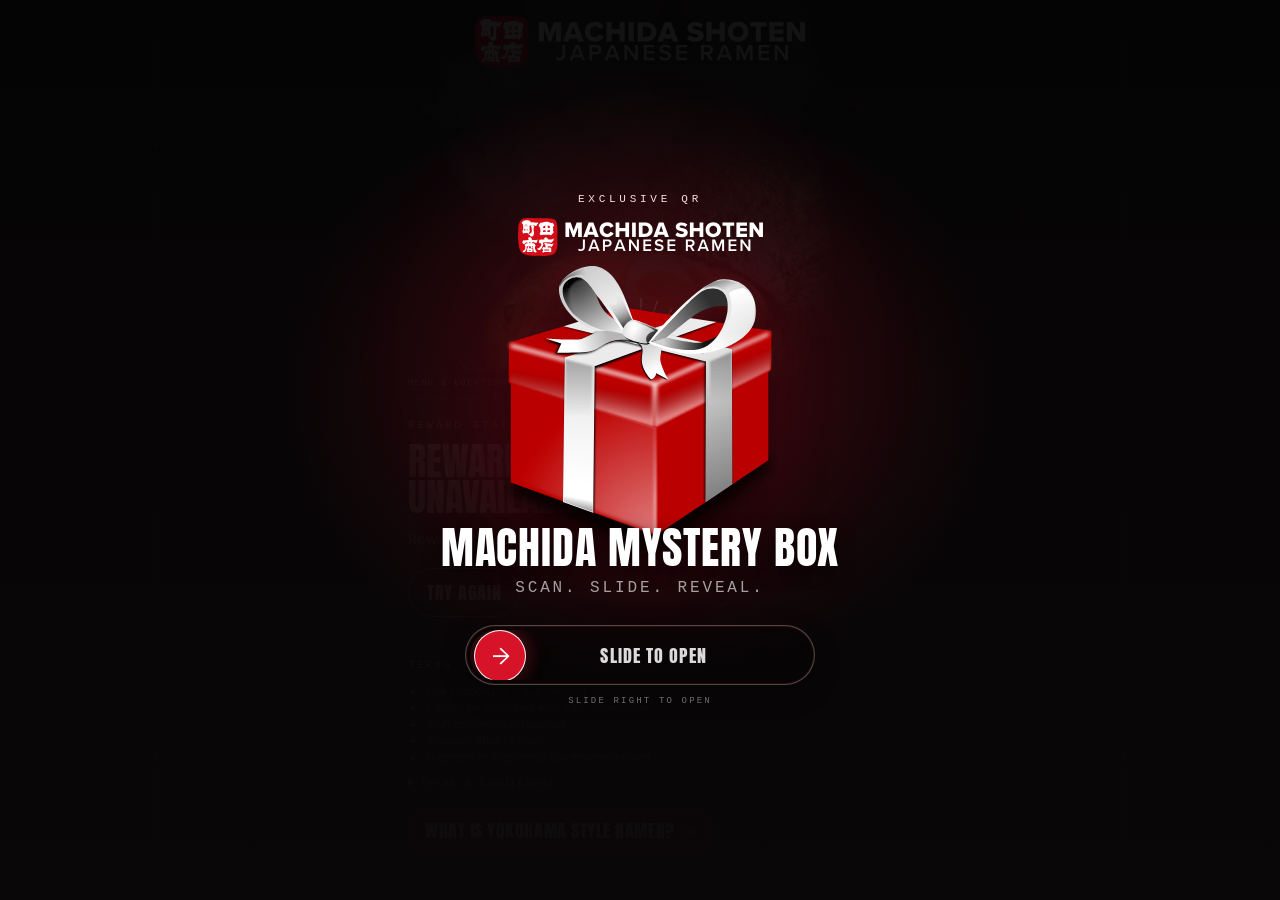
<file: index.html>
<!DOCTYPE html>
<html lang="en">
<head>
<meta charset="utf-8">
<meta name="viewport" content="width=device-width, initial-scale=1, viewport-fit=cover">
<title>Machida Shoten Cambodia — Free Angkor Draft</title>
<meta name="description" content="Show this screen at Machida Shoten Cambodia and get one free glass of Angkor Draft.">
<link rel="icon" href="data:image/svg+xml,%3Csvg xmlns='http://www.w3.org/2000/svg' viewBox='0 0 32 32'%3E%3Crect width='32' height='32' rx='6' fill='%23d7132a'/%3E%3Crect x='6' y='6' width='20' height='20' rx='2' fill='none' stroke='%23fff' stroke-width='2'/%3E%3C/svg%3E">
<meta name="theme-color" content="#0a0708">
<link rel="preconnect" href="https://fonts.googleapis.com">
<link rel="preconnect" href="https://fonts.gstatic.com" crossorigin>
<link href="https://fonts.googleapis.com/css2?family=Anton&family=DM+Sans:opsz,wght@9..40,400;9..40,500;9..40,700&display=swap" rel="stylesheet">
<link rel="preload" as="image" href="assets/img/hero-bowl.webp" imagesrcset="assets/img/hero-bowl-sm.webp 620w, assets/img/hero-bowl.webp 1100w" imagesizes="100vw">
<link rel="stylesheet" href="assets/css/base.css?v=3">
<link rel="stylesheet" href="assets/css/page1.css?v=3">
<link rel="stylesheet" href="assets/css/mystery-box.css?v=4">
<link rel="stylesheet" href="assets/css/coupon.css?v=2">
</head>
<body class="p1"
      data-coupon-api-url="https://qzlaqnteaxzkgqfhcxtu.supabase.co/functions/v1/coupon-api"
      data-coupon-api-key="eyJhbGciOiJIUzI1NiIsInR5cCI6IkpXVCJ9.eyJpc3MiOiJzdXBhYmFzZSIsInJlZiI6InF6bGFxbnRlYXh6a2dxZmhjeHR1Iiwicm9sZSI6ImFub24iLCJpYXQiOjE3ODgxNDI4ODUsImV4cCI6MjEwMzcxODg4NX0.4YMKz3jORgTVmLxztl_Z7o8GIywq-eQB0oCTsgtGrdw">

<div class="stage">

  <div class="bg" aria-hidden="true">
    <div class="bg__glow"></div>
    <img class="bg__bowl" src="assets/img/hero-bowl.webp"
         srcset="assets/img/hero-bowl-sm.webp 620w, assets/img/hero-bowl.webp 1100w"
         sizes="100vw" width="1100" height="1261" alt="" fetchpriority="high" decoding="async">
    <div class="bg__scrim"></div>
    <div class="bg__grain"></div>
    <div class="embers">
      <i style="--x:12%;--d:0s;--t:9s;--s:.7"></i><i style="--x:26%;--d:1.4s;--t:11s;--s:1"></i>
      <i style="--x:41%;--d:3.1s;--t:8.5s;--s:.6"></i><i style="--x:58%;--d:.7s;--t:10.5s;--s:.9"></i>
      <i style="--x:71%;--d:4.2s;--t:9.5s;--s:.75"></i><i style="--x:86%;--d:2.3s;--t:12s;--s:1.1"></i>
      <i style="--x:94%;--d:5.6s;--t:10s;--s:.6"></i><i style="--x:34%;--d:6.4s;--t:11.5s;--s:.85"></i>
    </div>
  </div>

  <header class="bar">
    <img class="bar__logo" src="assets/img/logo-lockup.svg" alt="Machida Shoten — Japanese Ramen" width="980" height="152">
  </header>

  <main class="offer" id="couponOffer" data-coupon-state="checking">
    <a class="exit exit--inline" href="https://machida-shoten-cambodia.netlify.app/" target="_blank" rel="noopener">
      Menu &amp; Location <span aria-hidden="true">↗</span>
    </a>

    <div class="coupon-reward" id="couponReward">
      <p class="offer__eyebrow"><span>Exclusive QR Offer</span></p>

      <h1 class="offer__head">
        <span class="rv"><span>Free</span></span>
        <span class="rv"><span>Angkor</span></span>
        <span class="rv"><span>Draft</span></span>
        <span class="sweep" aria-hidden="true"></span>
      </h1>

      <p class="offer__bar"><span>1 glass on us.</span></p>

      <p class="offer__note">Show this screen to our staff.</p>

      <div class="coupon-meta" id="couponMeta" hidden>
        <span>Coupon ID</span>
        <strong id="couponId">—</strong>
      </div>

      <button class="coupon-action" id="markUsedButton" type="button" disabled>
        Mark as Used
      </button>
    </div>

    <div class="coupon-unavailable" id="couponUnavailable" hidden aria-live="polite">
      <p class="coupon-unavailable__eyebrow">Reward Status</p>
      <p class="coupon-unavailable__title" id="couponUnavailableTitle">Reward Temporarily Unavailable</p>
      <p class="coupon-unavailable__copy" id="couponUnavailableCopy">We couldn’t verify your reward right now. Please try again later.</p>
      <button class="coupon-retry" id="retryStatus" type="button">Try Again</button>
    </div>

    <div class="coupon-redeemed" id="couponRedeemed" hidden aria-live="polite">
      <p class="coupon-unavailable__eyebrow">Redeemed</p>
      <p class="coupon-redeemed__status"><span aria-hidden="true">✓</span> Used</p>
      <p class="coupon-unavailable__title">Free Angkor Draft</p>
      <p class="coupon-redeemed__line"><span>Used</span><strong id="redeemedAt">—</strong></p>
      <p class="coupon-redeemed__line"><span>Available Again</span><strong id="availableAgainAt">—</strong></p>
      <p class="coupon-unavailable__copy">Thank you. See you again soon.</p>
    </div>

    <section class="coupon-terms" aria-label="Terms and Conditions">
      <p class="coupon-terms__label">Terms</p>
      <ul>
        <li>One coupon per group per visit.</li>
        <li>Cannot be combined with other promotions.</li>
        <li>Staff confirmation required.</li>
        <li>Reusable after 14 days.</li>
        <li>Duplicate or suspicious use may be refused.</li>
      </ul>
      <details>
        <summary>Terms &amp; Conditions</summary>
        <ul>
          <li>One free Angkor Draft per coupon.</li>
          <li>Cannot be combined with other promotions, discounts, vouchers or coupons.</li>
          <li>Multiple coupons from the same group cannot be used together.</li>
          <li>Screenshots, copied or transferred coupons are not accepted.</li>
          <li>Once redeemed, the reward cannot be used again for 14 days.</li>
          <li>Machida Shoten may refuse duplicate, suspicious or abusive redemptions.</li>
        </ul>
      </details>
    </section>

    <a class="cta" href="iekei.html" data-nav>
      What is Yokohama Style Ramen? <span class="cta__arrow" aria-hidden="true">→</span>
    </a>

    <p class="offer__fine">Campaign details to be confirmed.</p>
  </main>

</div>

<div class="redeem-modal" id="redeemModal" hidden role="dialog" aria-modal="true" aria-labelledby="redeemModalTitle">
  <div class="redeem-modal__panel">
    <button class="redeem-modal__close" id="cancelRedeemTop" type="button" aria-label="Cancel redemption">×</button>
    <p class="redeem-modal__eyebrow">Staff Confirmation</p>
    <h2 id="redeemModalTitle">Use This Coupon?</h2>
    <p class="redeem-modal__lead">Please ask our staff to complete the slider below.</p>
    <p class="redeem-modal__copy">Once used, this reward will be unavailable for 14 days.</p>

    <label class="redeem-check"><input type="checkbox" id="groupCheck"> <span>One coupon per group per visit.</span></label>
    <label class="redeem-check"><input type="checkbox" id="promotionCheck"> <span>Cannot be combined with any other promotion, discount, voucher or coupon.</span></label>

    <div class="redeem-slider is-disabled" id="redeemSlider" role="slider" tabindex="0" aria-label="Slide to mark as used" aria-disabled="true" aria-valuemin="0" aria-valuemax="100" aria-valuenow="0" aria-valuetext="0 percent. Complete the staff confirmation first.">
      <span class="redeem-slider__track">
        <span class="redeem-slider__fill"></span>
        <span class="redeem-slider__label">Slide to Mark as Used</span>
        <span class="redeem-slider__thumb" aria-hidden="true"><span>→</span></span>
      </span>
    </div>
    <p class="redeem-modal__status" id="redeemStatus" role="status" aria-live="polite"></p>
    <button class="redeem-modal__cancel" id="cancelRedeem" type="button">Cancel</button>
  </div>
</div>

<section class="mystery-box-overlay" id="mysteryBoxOverlay" role="dialog" aria-labelledby="mysteryBoxTitle" aria-describedby="mysteryBoxSub" aria-modal="true">
  <div class="mystery-box__atmosphere" aria-hidden="true">
    <span class="mystery-box__halo"></span>
    <span class="mystery-box__sweep"></span>
    <div class="mystery-box__particles">
      <i style="--x:15%;--y:28%;--d:.1s;--s:.7"></i><i style="--x:82%;--y:22%;--d:.35s;--s:1"></i>
      <i style="--x:9%;--y:65%;--d:.7s;--s:.6"></i><i style="--x:90%;--y:61%;--d:.2s;--s:.8"></i>
      <i style="--x:25%;--y:78%;--d:.55s;--s:.55"></i><i style="--x:74%;--y:76%;--d:.85s;--s:.75"></i>
    </div>
  </div>

  <div class="mystery-box__content">
    <p class="mystery-box__kicker">Exclusive QR</p>
    <img class="mystery-box__logo" src="assets/img/logo-lockup.svg" width="980" height="152" alt="Machida Shoten — Japanese Ramen">

    <div class="mystery-box__art" aria-hidden="true">
      <span class="mystery-box__flash"></span>
      <span class="mystery-box__rays"></span>
      <span class="mystery-box__asset-frame">
        <img class="mystery-box__asset" src="assets/img/mystery-box.svg" width="668" height="692" alt="" decoding="async">
      </span>
    </div>

    <div class="mystery-box__copy">
      <h1 id="mysteryBoxTitle">Machida Mystery Box</h1>
      <p id="mysteryBoxSub">Scan. Slide. Reveal.</p>
    </div>

    <div class="mystery-slider" id="mysterySlider" role="slider" tabindex="0" aria-label="Slide to open" aria-valuemin="0" aria-valuemax="100" aria-valuenow="0" aria-valuetext="0 percent. Slide right to open.">
      <span class="mystery-slider__track">
        <span class="mystery-slider__fill"></span>
        <span class="mystery-slider__label">Slide to Open</span>
        <span class="mystery-slider__thumb" aria-hidden="true"><span>→</span></span>
      </span>
    </div>
    <p class="mystery-box__hint">Slide right to open</p>
  </div>
</section>

<audio id="boxOpenSound" preload="auto" aria-hidden="true" src="assets/audio/box-open.wav"></audio>
<audio id="rewardSound" preload="auto" aria-hidden="true" src="assets/audio/reward-chime.mp3"></audio>
<div class="wipe" aria-hidden="true"></div>
<script src="assets/js/nav.js?v=2" defer></script>
<script src="assets/js/mystery-box.js?v=5" defer></script>
<script src="assets/js/coupon.js?v=2" defer></script>
</body>
</html>
</file>
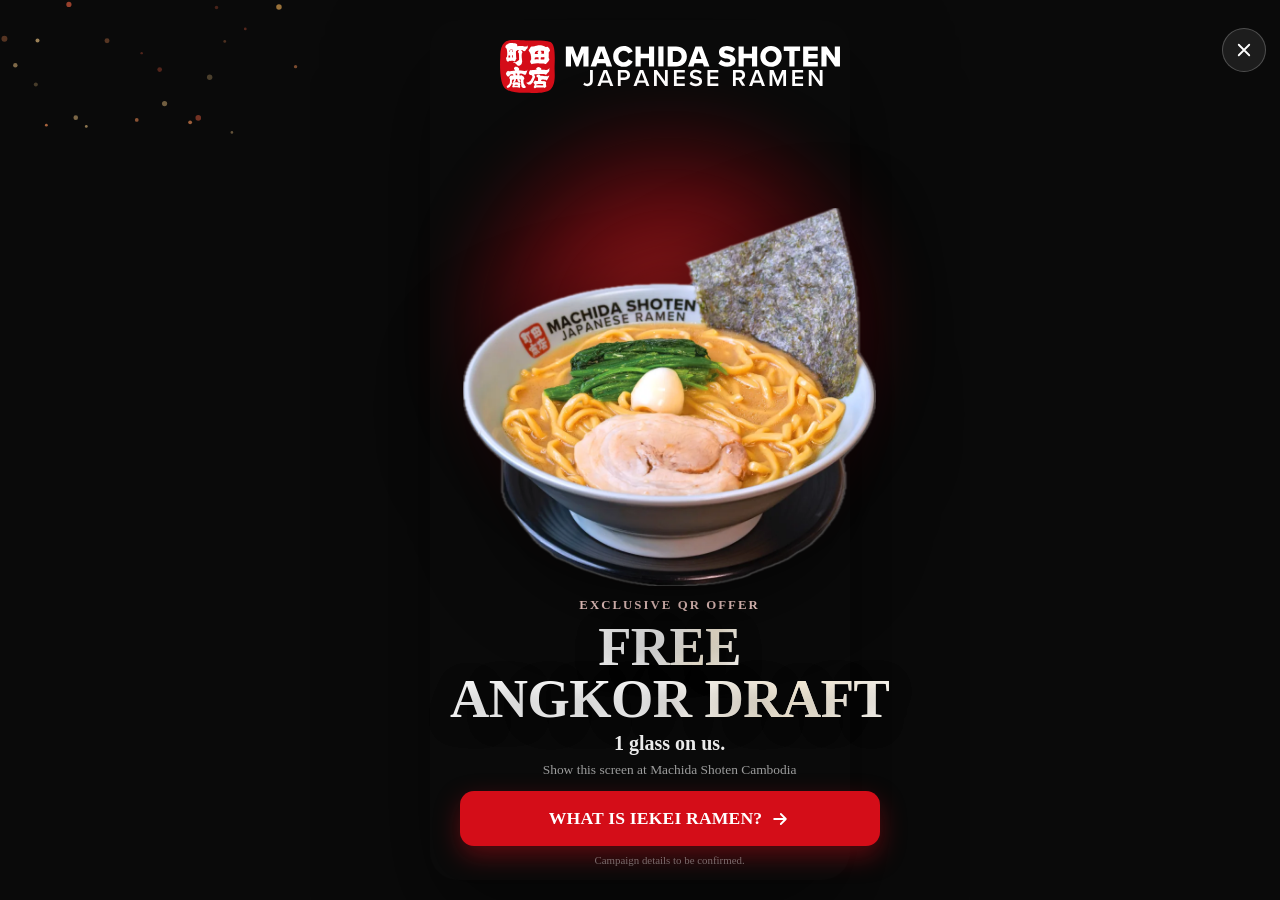
<file: public/campaign/index.html>
<!doctype html>
<html lang="en">
<head>
<meta charset="utf-8">
<meta name="viewport" content="width=device-width, initial-scale=1, viewport-fit=cover">
<title>Machida Shoten Cambodia — Iekei Ramen</title>
<meta name="description" content="Machida Shoten Cambodia — an exclusive QR offer and a visual introduction to Iekei ramen.">
<meta name="robots" content="noindex, nofollow">
<link rel="stylesheet" href="assets/css/style.css?v=3">
</head>
<body data-step="1">

  <!-- PAGE 1 — QR campaign, kept independent from v1/v2. -->
  <main id="step1" class="screen screen--campaign" aria-hidden="false">
    <div class="campaign-bg" aria-hidden="true"></div>
    <div class="light-streak" aria-hidden="true"></div>
    <canvas id="sparkCanvas" class="campaign-particles" aria-hidden="true"></canvas>

    <button type="button" class="close-btn" id="closeBtn1" aria-label="Close and go to Machida Shoten Cambodia">
      <svg viewBox="0 0 24 24" width="18" height="18" aria-hidden="true"><path d="M5 5L19 19M19 5L5 19" stroke="currentColor" stroke-width="2.4" stroke-linecap="round"/></svg>
    </button>

    <!-- DUMMY / TBC: Angkor Draft offer, dates, terms and eligible stores are
         placeholders pending official confirmation. -->
    <div class="campaign-inner">
      <img class="campaign-logo anim-logo" src="assets/img/logo-machida-shoten.svg" width="290" height="45" alt="Machida Shoten — Japanese Ramen">

      <div class="campaign-visual" aria-hidden="true">
        <div class="ramen-aura"></div>
        <div class="hero-shockwave"></div>
        <img class="anim-ramen" src="assets/img/hero-bowl.webp" srcset="assets/img/hero-bowl.webp 900w, assets/img/hero-bowl@2x.webp 1400w" sizes="(min-width:640px) 420px, 74vw" width="900" height="824" alt="" fetchpriority="high">
      </div>

      <div class="campaign-copy">
        <p class="eyebrow">Exclusive QR Offer</p>
        <h1 class="headline"><span class="word anim-free" data-text="FREE">FREE</span><br><span class="word anim-angkor" data-text="ANGKOR DRAFT">ANGKOR&nbsp;DRAFT</span></h1>
        <p class="subcopy">1 glass on us.</p>
        <p class="microcopy">Show this screen at Machida Shoten Cambodia</p>
      </div>

      <div class="campaign-cta">
        <button type="button" class="btn-next anim-next" id="nextBtn">
          <span>WHAT IS IEKEI RAMEN?</span>
          <svg viewBox="0 0 24 24" width="20" height="20" aria-hidden="true"><path d="M5 12h14M13 6l6 6-6 6" stroke="currentColor" stroke-width="2.2" stroke-linecap="round" stroke-linejoin="round" fill="none"/></svg>
        </button>
        <p class="disclaimer">Campaign details to be confirmed.</p>
      </div>
    </div>
  </main>

  <!-- PAGE 2 — one-to-one poster transfer of 2page/sample.pdf. -->
  <main id="step2" class="screen screen--iekei" aria-hidden="true" hidden>
    <button type="button" class="close-btn close-btn--dark" id="closeBtn2" aria-label="Close and go to Machida Shoten Cambodia">
      <svg viewBox="0 0 24 24" width="18" height="18" aria-hidden="true"><path d="M5 5L19 19M19 5L5 19" stroke="currentColor" stroke-width="2.4" stroke-linecap="round"/></svg>
    </button>

    <section class="p2-poster" aria-labelledby="p2-hero-title">
      <img class="p2-top-logo" src="assets/img/p2-closing-logo.svg" alt="ラーメン町田商店">
      <img class="p2-no-ramen" src="assets/img/p2-no-ramen.svg" alt="NO RAMEN! NO LIFE!!">
      <img class="p2-hero-img" src="assets/img/p2-hero.webp" alt="A steaming bowl of Iekei ramen with nori, spinach, eggs and chashu">
      <img class="p2-tonkotsu" src="assets/img/p2-tonkotsu.svg" alt="濃厚豚骨">

      <header class="p2-hero-copy">
        <p>What is</p>
        <h2 id="p2-hero-title"><span>IEKEI</span><br>Ramen?</h2>
        <p class="p2-accent">Bold. Rich.<br>Made Your Way.</p>
      </header>

      <img class="p2-chef" src="assets/img/p2-chef.webp" alt="Machida Shoten chef preparing ramen">
      <img class="p2-kansha" src="assets/img/p2-kansha.svg" alt="感謝">

      <div class="p2-facts" aria-label="Iekei ramen ingredients">
        <span>Rich Pork &amp;<br>Chicken Broth</span>
        <span>Soy Sauce</span>
        <span>Thick Noodles</span>
        <span>Spinach</span>
        <span>Nori Seaweed</span>
      </div>

      <p class="p2-statement">A Powerful,<br>Deeply Satisfying Bowl<br>Of Japanese Ramen.</p>

      <article class="p2-feature p2-feature--01">
        <img src="assets/img/p2-noodles.webp" alt="Bundles of thick Iekei ramen noodles">
        <h3><span>01</span> SIGNATURE NOODLES</h3>
        <p>Chewy, medium-thick noodles made to<br>pair perfectly with our rich broth.</p>
      </article>

      <article class="p2-feature p2-feature--02">
        <img src="assets/img/p2-soysauce.webp" alt="Soy sauce tare being prepared with a brush">
        <h3><span>02</span> SECRET SOY SAUCE</h3>
        <p>A bold, deeply flavorful soy-based tare<br>crafted for Iekei ramen.</p>
      </article>

      <article class="p2-feature p2-feature--03">
        <img src="assets/img/p2-broth.webp" alt="Rich broth being poured over ramen toppings">
        <h3><span>03</span> RICH &amp; CREAMY BROTH</h3>
        <p>Pork bones and chicken simmered<br>for hours for a rich, creamy flavor.</p>
      </article>

      <article class="p2-feature p2-feature--04">
        <img src="assets/img/p2-makeyourway.webp" alt="Ramen bowl with red spoon and chopsticks">
        <h3><span>04</span> MAKE IT YOUR WAY</h3>
        <p>Customize your bowl with toppings<br>and seasonings to find your perfect taste.</p>
      </article>

      <article class="p2-feature p2-feature--05">
        <img src="assets/img/p2-rice.webp" alt="Rice lifted with chopsticks">
        <h3><span>05</span> PERFECT WITH RICE</h3>
        <p>Wrap rice with nori soaked in the rich broth<br>— a classic Iekei experience</p>
      </article>

      <footer class="p2-closing">
        <p class="p2-closing-copy">Try It First The Classic Way.<br>Then Find Your Perfect Bowl.</p>
        <p class="p2-welcome">Welcome To</p>
        <img class="p2-closing-logo" src="assets/img/p2-top-logo.svg" alt="MACHIDA SHOTEN JAPANESE RAMEN">
        <img class="p2-welcome-img" src="assets/img/p2-welcome.webp" alt="Machida Shoten ramen bowl">
        <a class="p2-menu" id="menuLocationBtn" href="https://machida-shoten-cambodia.netlify.app/">Menu &amp; Location <span>&gt;</span></a>
      </footer>
    </section>
  </main>

  <script src="https://cdn.jsdelivr.net/npm/gsap@3.12.5/dist/gsap.min.js"></script>
  <script src="assets/js/app.js?v=3"></script>
</body>
</html>
</file>
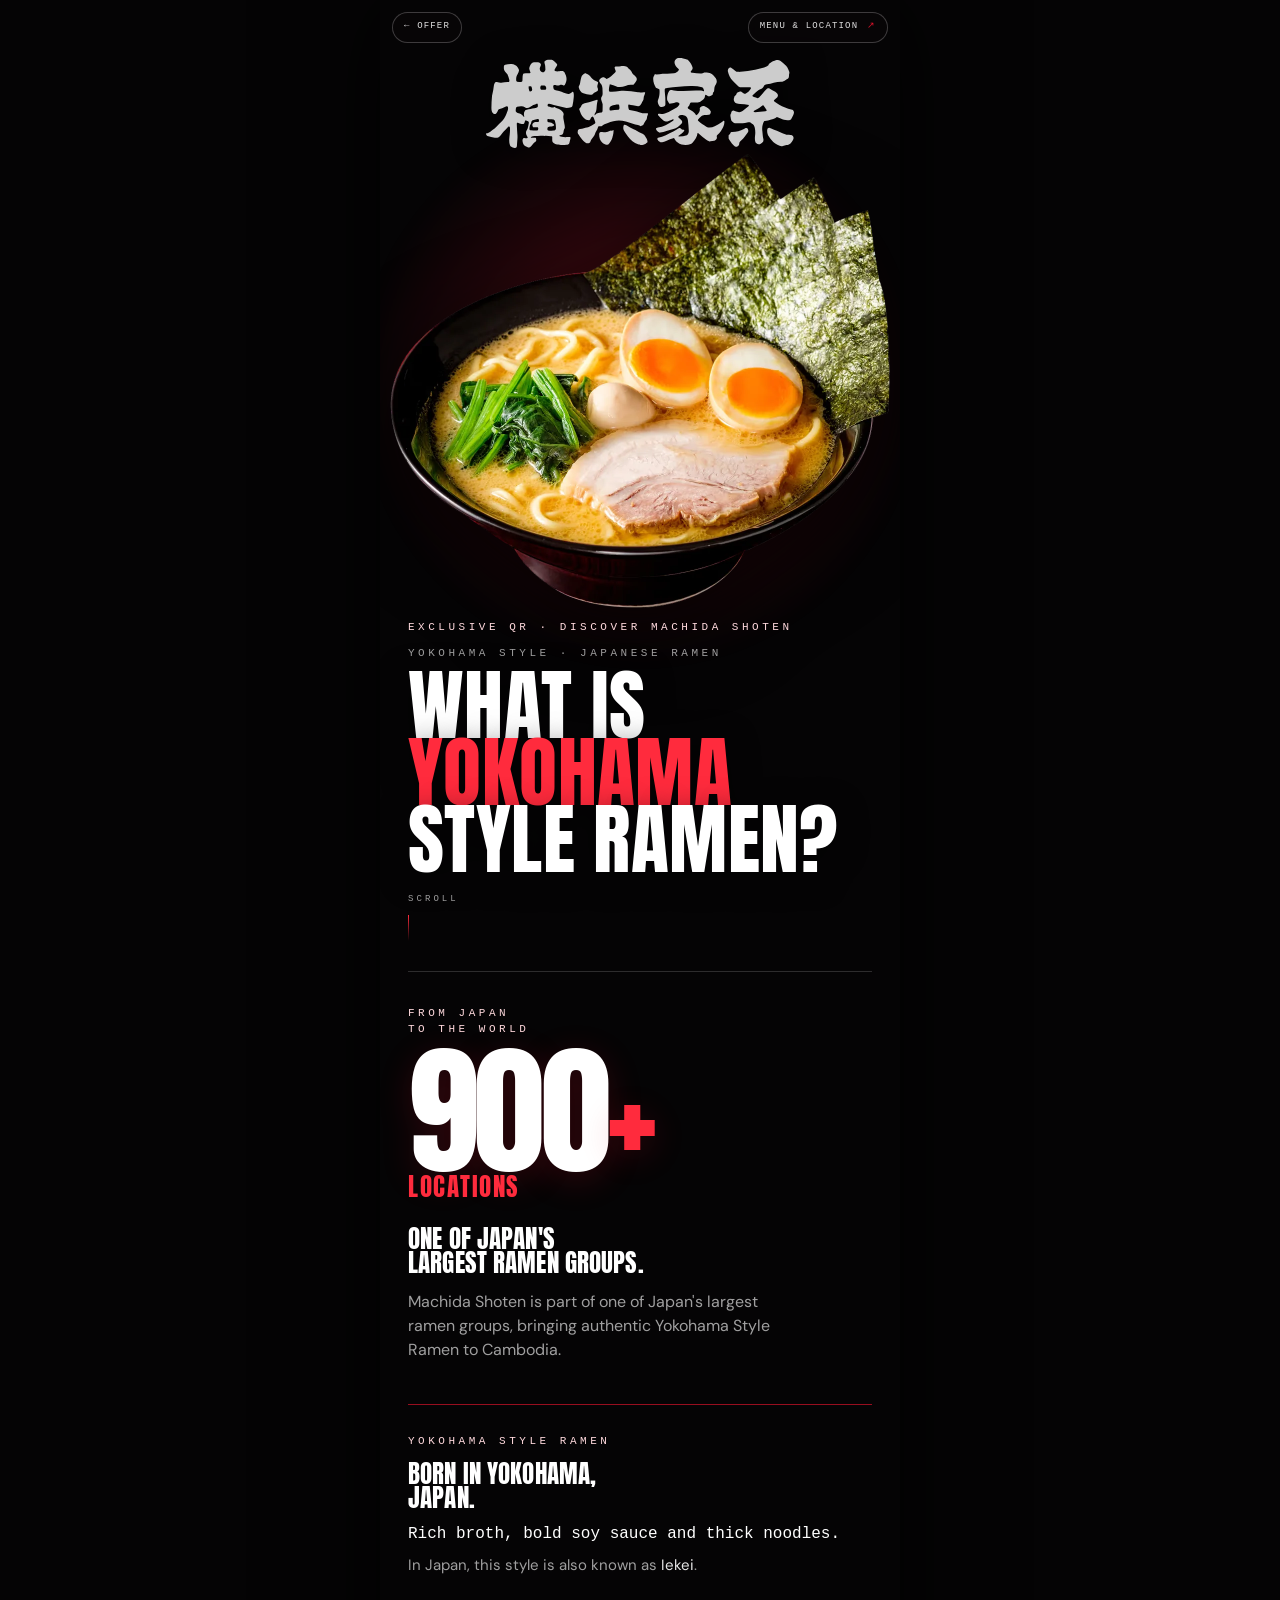
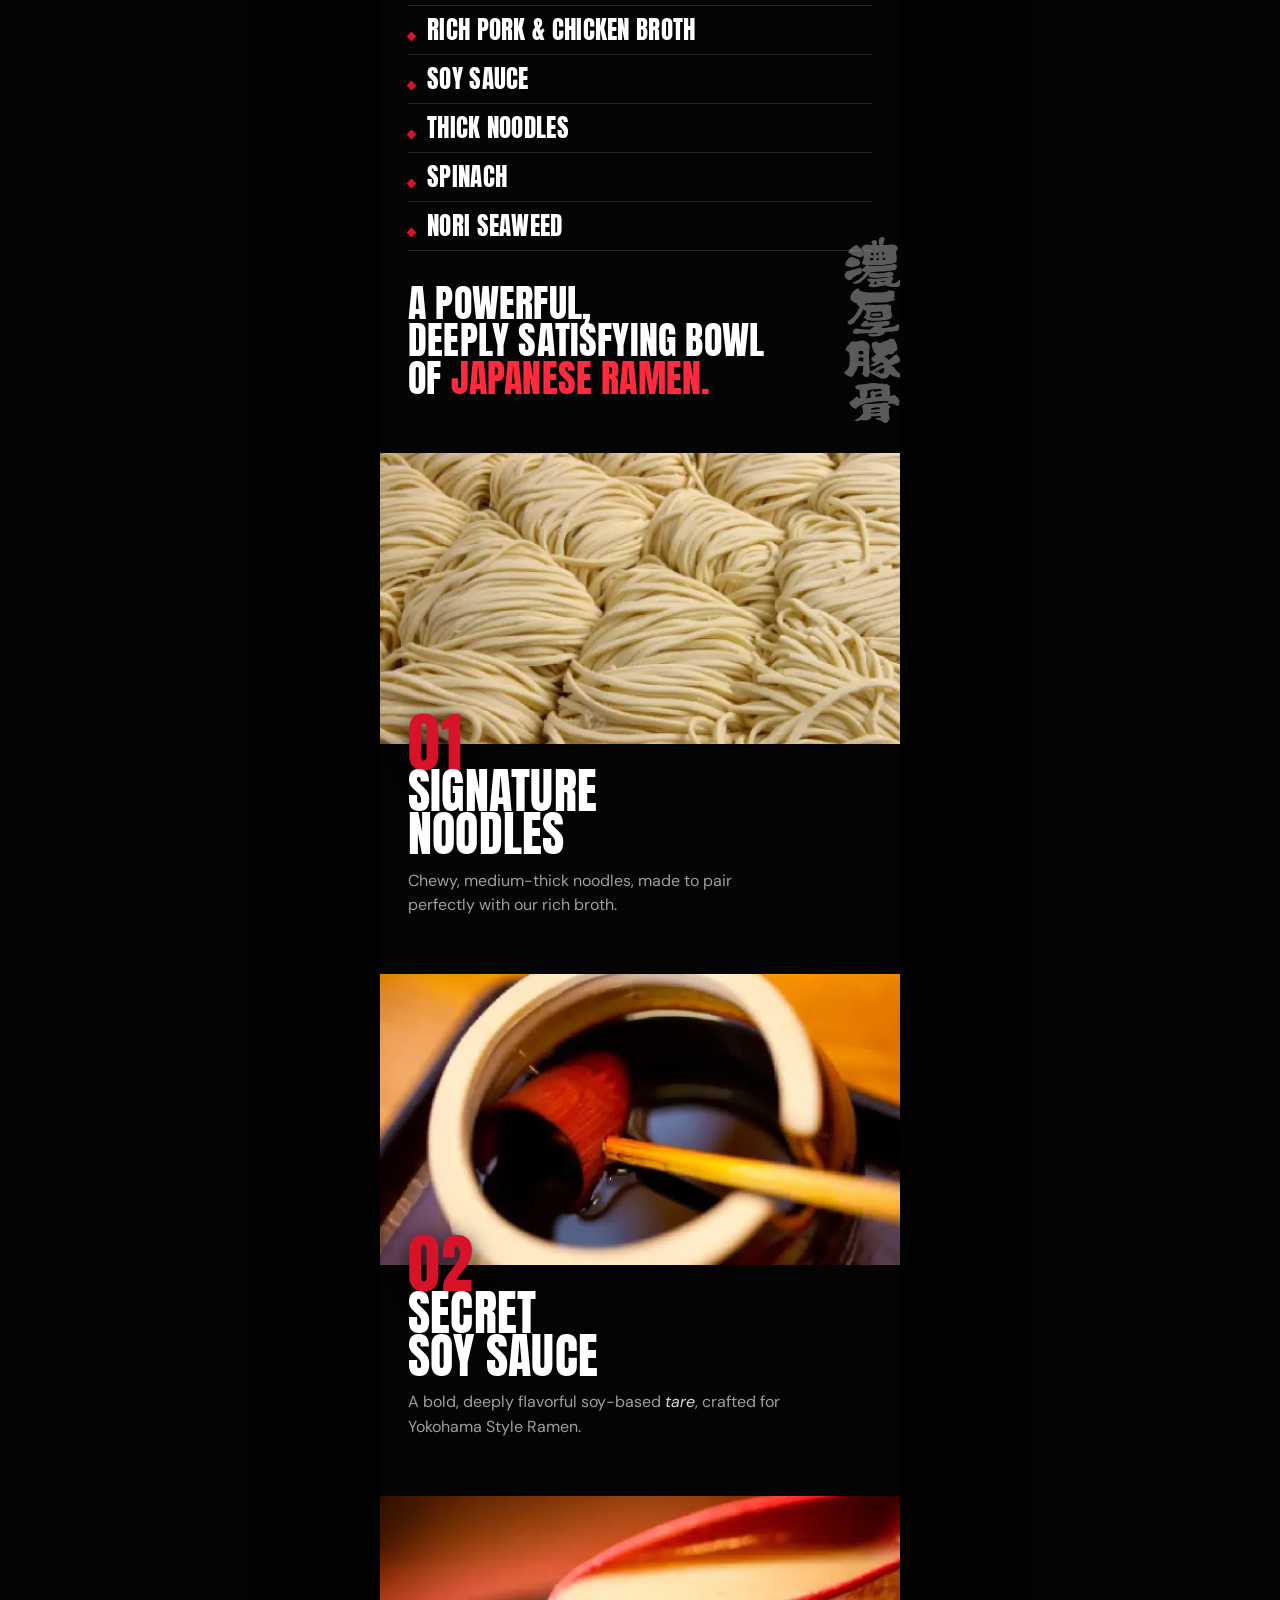
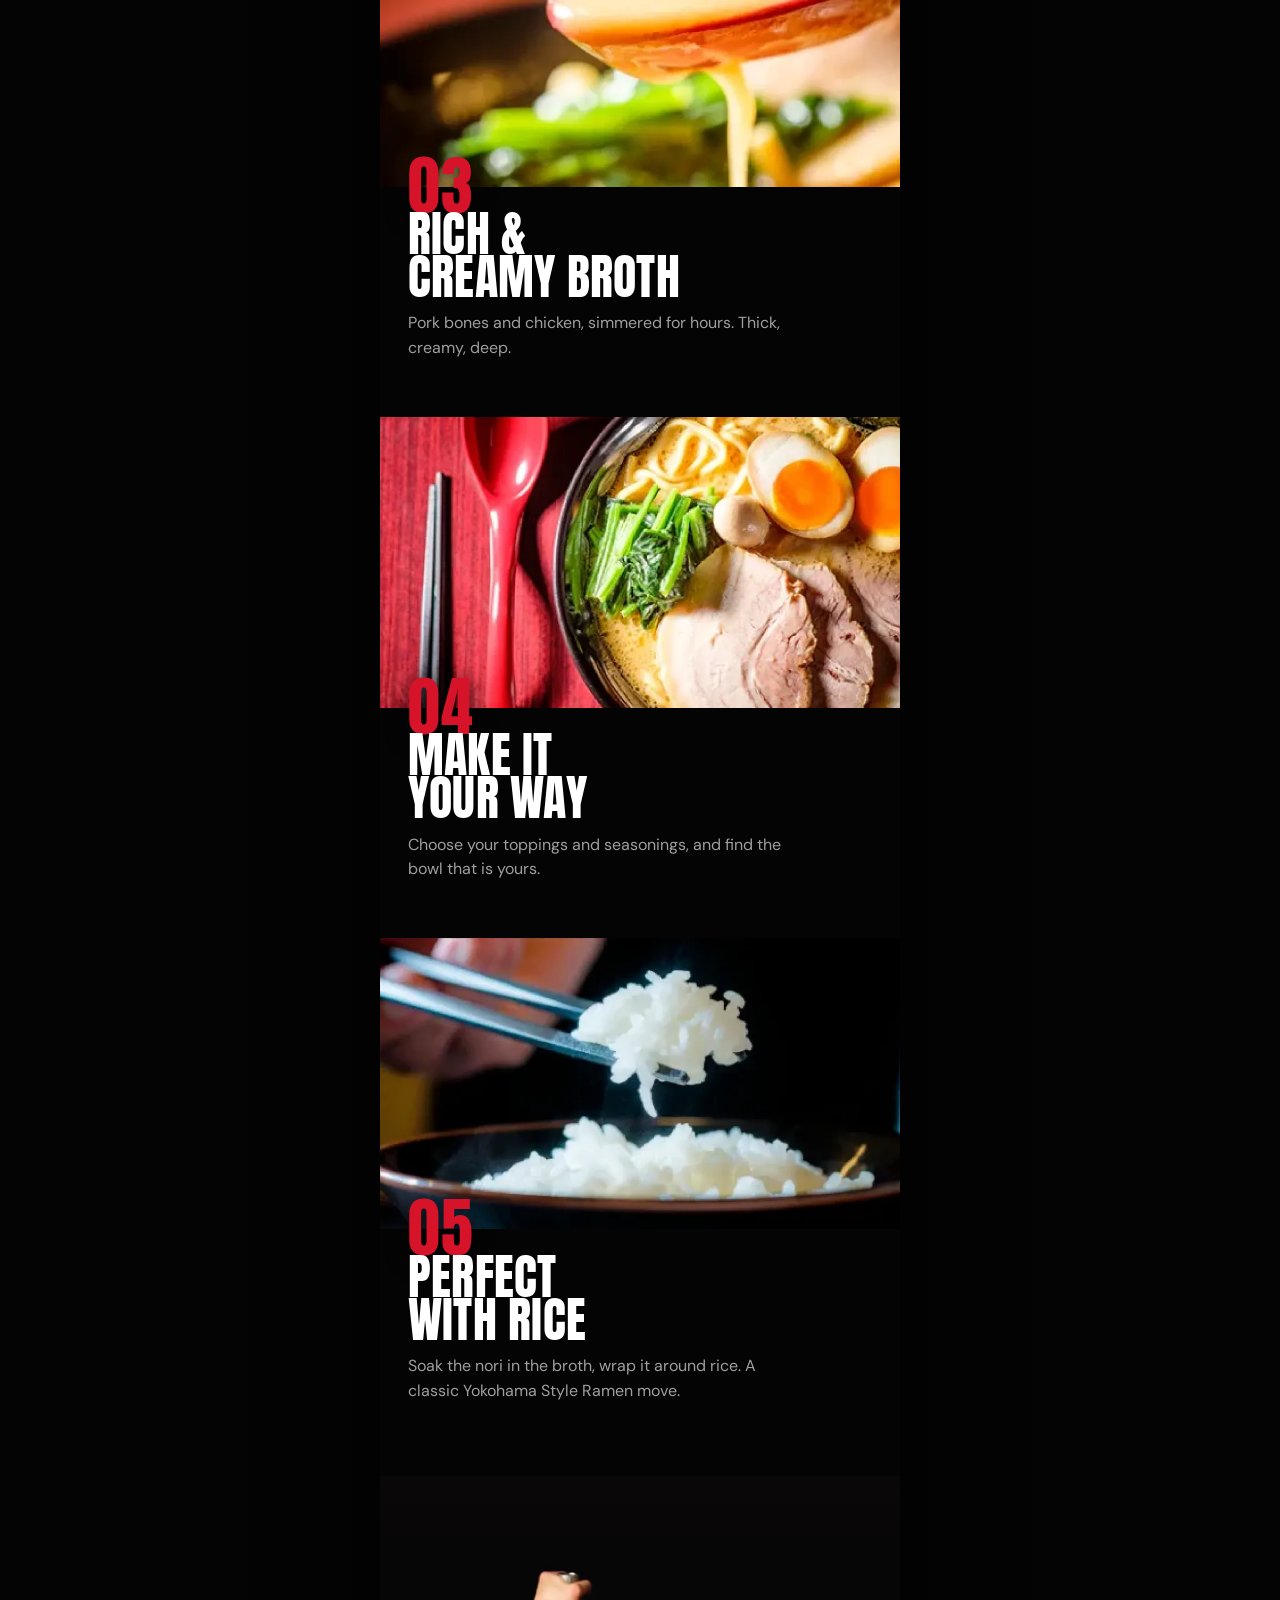
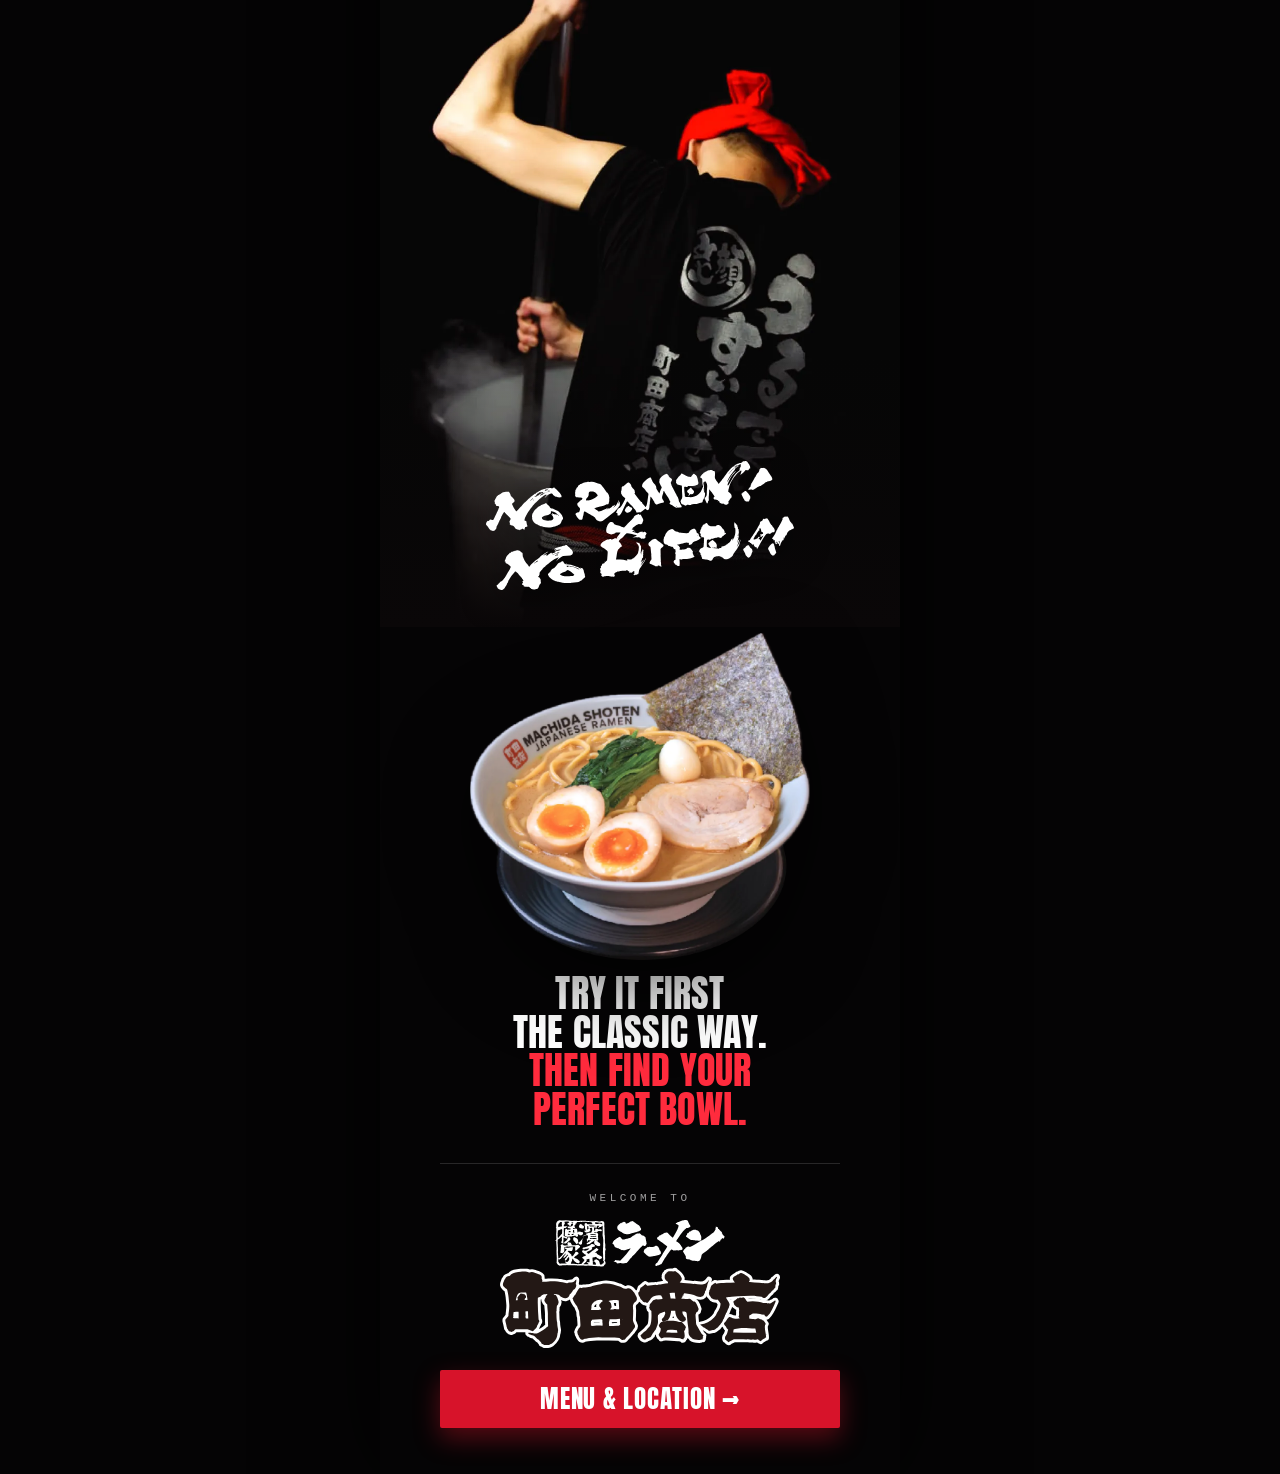
<file: iekei.html>
<!DOCTYPE html>
<html lang="en">
<head>
<meta charset="utf-8">
<meta name="viewport" content="width=device-width, initial-scale=1, viewport-fit=cover">
<title>What is Yokohama Style Ramen? — Machida Shoten</title>
<meta name="description" content="Discover Yokohama Style Ramen from Machida Shoten: rich broth, bold soy sauce, thick noodles, spinach and nori, brought from Japan to Cambodia.">
<link rel="icon" href="data:image/svg+xml,%3Csvg xmlns='http://www.w3.org/2000/svg' viewBox='0 0 32 32'%3E%3Crect width='32' height='32' rx='6' fill='%23d7132a'/%3E%3Crect x='6' y='6' width='20' height='20' rx='2' fill='none' stroke='%23fff' stroke-width='2'/%3E%3C/svg%3E">
<meta name="theme-color" content="#0a0708">
<link rel="preconnect" href="https://fonts.googleapis.com">
<link rel="preconnect" href="https://fonts.gstatic.com" crossorigin>
<link href="https://fonts.googleapis.com/css2?family=Anton&family=DM+Sans:opsz,wght@9..40,400;9..40,500;9..40,700&display=swap" rel="stylesheet">
<link rel="stylesheet" href="assets/css/base.css?v=3">
<link rel="stylesheet" href="assets/css/page2.css?v=3">
</head>
<body class="p2">

<a class="chip back" href="index.html" data-nav aria-label="Back to the campaign">
  <span aria-hidden="true">←</span> Offer
</a>
<a class="exit" href="https://machida-shoten-cambodia.netlify.app/" target="_blank" rel="noopener">
  Menu &amp; Location <span aria-hidden="true">↗</span>
</a>

<div class="shell">

  <!-- ── HERO ─────────────────────────────────────────────────────── -->
  <header class="hero">
    <figure class="hero__figure">
      <span class="hero__glow" aria-hidden="true"></span>
      <img class="hero__brush" src="assets/img/brush-yokohama-iekei.svg" alt="" aria-hidden="true">
      <img class="hero__img" src="assets/img/p2-top-bowl.webp" width="1000" height="910"
           alt="A bowl of Yokohama Style Ramen with chashu, marinated egg, spinach and nori" fetchpriority="high">
    </figure>
    <div class="hero__type">
      <p class="hero__found kicker">Exclusive QR · Discover Machida Shoten</p>
      <p class="kicker">Yokohama style · Japanese ramen</p>
      <h1 class="display hero__h1">What is<br><em>Yokohama</em><br>Style Ramen?</h1>
    </div>
    <p class="hero__scroll" aria-hidden="true">Scroll</p>
  </header>

  <!-- ── FROM JAPAN TO THE WORLD ──────────────────────────────────── -->
  <section class="brand-scale" aria-labelledby="brand-scale-h" data-rv>
    <p class="brand-scale__eyebrow kicker">From Japan<br>to the world</p>
    <h2 id="brand-scale-h" class="brand-scale__number display">900<span>+</span></h2>
    <p class="brand-scale__label display">Locations</p>
    <p class="brand-scale__claim display">One of Japan's<br>largest ramen groups.</p>
    <p class="brand-scale__copy">Machida Shoten is part of one of Japan's largest ramen groups, bringing authentic Yokohama Style Ramen to Cambodia.</p>
  </section>

  <!-- ── YOKOHAMA STYLE RAMEN ─────────────────────────────────────── -->
  <section class="what" aria-labelledby="what-h">
    <div class="what__intro" data-rv>
      <p class="kicker">Yokohama Style Ramen</p>
      <h2 id="what-h" class="what__title display">Born in Yokohama,<br>Japan.</h2>
      <p class="what__lead">Rich broth, bold soy sauce and thick noodles.</p>
      <p class="what__term">In Japan, this style is also known as <em>Iekei</em>.</p>
    </div>
    <ul class="what__list">
      <li data-rv><b>Rich Pork &amp; Chicken Broth</b></li>
      <li data-rv><b>Soy Sauce</b></li>
      <li data-rv><b>Thick Noodles</b></li>
      <li data-rv><b>Spinach</b></li>
      <li data-rv><b>Nori Seaweed</b></li>
    </ul>
    <p class="what__say display" data-rv>
      A powerful,<br>deeply satisfying bowl<br>of <span class="red">Japanese ramen.</span>
    </p>
    <img class="what__brush" src="assets/img/brush-nokou-tonkotsu.svg" alt="" aria-hidden="true" data-rv>
  </section>

  <!-- ── FIVE REASONS ─────────────────────────────────────────────── -->
  <section class="five" aria-label="Five things that make Yokohama Style Ramen">

    <!-- 01 -->
    <article class="bit" data-rv>
      <figure class="bit__fig">
        <img src="assets/img/s01-noodles.webp" width="1000" height="633" loading="lazy" decoding="async"
             alt="Fresh coils of medium-thick ramen noodles">
      </figure>
      <div class="bit__body">
        <p class="num">01</p>
        <h3 class="bit__h display">Signature<br>Noodles</h3>
        <p class="bit__p">Chewy, medium-thick noodles, made to pair perfectly with our rich broth.</p>
      </div>
    </article>

    <!-- 02 -->
    <article class="bit" data-rv>
      <figure class="bit__fig">
        <img src="assets/img/s02-soysauce.webp" width="1000" height="633" loading="lazy" decoding="async"
             alt="A ladle lifting dark soy-based tare from a pot">
      </figure>
      <div class="bit__body">
        <p class="num">02</p>
        <h3 class="bit__h display">Secret<br>Soy Sauce</h3>
        <p class="bit__p">A bold, deeply flavorful soy-based <em>tare</em>, crafted for Yokohama Style Ramen.</p>
      </div>
    </article>

    <!-- 03 -->
    <article class="bit" data-rv>
      <figure class="bit__fig">
        <img src="assets/img/s03-broth.webp" width="1000" height="628" loading="lazy" decoding="async"
             alt="A red ladle pouring thick, creamy ramen broth back into the bowl">
      </figure>
      <div class="bit__body">
        <p class="num">03</p>
        <h3 class="bit__h display">Rich &amp;<br>Creamy Broth</h3>
        <p class="bit__p">Pork bones and chicken, simmered for hours. Thick, creamy, deep.</p>
      </div>
    </article>

    <!-- 04 -->
    <article class="bit" data-rv>
      <figure class="bit__fig">
        <img src="assets/img/p2-hero.webp" width="1000" height="635" loading="lazy" decoding="async"
             alt="A bowl of Yokohama Style Ramen with chashu, egg, spinach and nori on a red table">
      </figure>
      <div class="bit__body">
        <p class="num">04</p>
        <h3 class="bit__h display">Make It<br>Your Way</h3>
        <p class="bit__p">Choose your toppings and seasonings, and find the bowl that is yours.</p>
      </div>
    </article>

    <!-- 05 -->
    <article class="bit" data-rv>
      <figure class="bit__fig">
        <img src="assets/img/s05-rice.webp" width="1000" height="560" loading="lazy" decoding="async"
             alt="Steaming white rice lifted with chopsticks from a bowl">
      </figure>
      <div class="bit__body">
        <p class="num">05</p>
        <h3 class="bit__h display">Perfect<br>With Rice</h3>
        <p class="bit__p">Soak the nori in the broth, wrap it around rice. A classic Yokohama Style Ramen move.</p>
      </div>
    </article>

  </section>

  <!-- ── CRAFT ────────────────────────────────────────────────────── -->
  <section class="craft" data-rv>
    <img class="craft__img" src="assets/img/craft-chef.webp" width="1000" height="1446" loading="lazy" decoding="async"
         alt="A Machida Shoten cook in a red headband stirring a steaming stock pot">
    <div class="craft__veil" aria-hidden="true"></div>
    <img class="craft__brush" src="assets/img/brush-no-ramen-no-life.svg" alt="No ramen, no life." >
  </section>

  <!-- ── CLOSING ──────────────────────────────────────────────────── -->
  <footer class="end">
    <img class="end__bowl" src="assets/img/closing-bowl.webp" width="900" height="864" loading="lazy" decoding="async"
         alt="A Machida Shoten ramen bowl with egg, chashu, spinach and nori" data-rv>
    <p class="end__say display" data-rv>Try it first<br>the classic way.<br><span class="red">Then find your<br>perfect bowl.</span></p>

    <div class="end__out" data-rv>
      <p class="kicker">Welcome to</p>
      <img class="end__logo" src="assets/img/logo-brush-black.svg" alt="Machida Shoten" width="839" height="383">
      <a class="end__cta" href="https://machida-shoten-cambodia.netlify.app/" target="_blank" rel="noopener">
        Menu &amp; Location <span aria-hidden="true">→</span>
      </a>
    </div>
  </footer>

</div>

<div class="wipe" aria-hidden="true"></div>
<script src="assets/js/nav.js?v=2" defer></script>
<script src="assets/js/reveal.js?v=2" defer></script>
</body>
</html>
</file>
<file: assets/css/base.css>
/* ── Machida Shoten Cambodia — opus-v1 · shared foundation ───────────── */

:root{
  --ink:#0a0708;          /* near-black ground        */
  --red:#d7132a;          /* Machida Shoten red       */
  --red-hot:#ff2b3d;
  --white:#ffffff;
  --mute:rgba(255,255,255,.62);
  --edge:rgba(255,255,255,.14);

  --display:"Anton","Arial Narrow",Impact,sans-serif;
  --body:"DM Sans","Helvetica Neue",Arial,sans-serif;
  --accent:"American Typewriter",Rockwell,"Courier New",Georgia,serif;

  /* ── type ladder ── one scale, both pages. @390px in comments ─────── */
  --d1:clamp(62px,19.2vw,84px);   /* 75 · PAGE 1 offer headline          */
  --d2:clamp(52px,17vw,78px);     /* 66 · PAGE 2 page title              */
  --d3:clamp(48px,14vw,64px);     /* 55 · section numbers                */
  --d4:clamp(36px,10.8vw,48px);   /* 42 · section titles                 */
  --d5:clamp(27px,8.2vw,38px);    /* 32 · statements                     */
  --d6:clamp(19px,5.7vw,25px);    /* 22 · display sub-heads / buttons    */

  --t1:clamp(15px,4.3vw,18px);    /* 17 · badge                          */
  --t2:clamp(14px,4vw,16px);      /* 16 · body                           */
  --t3:clamp(13px,3.7vw,15px);    /* 14 · small body                     */
  --t4:11px;                      /* 11 · micro label                    */
  --t5:9px;                       /* 9  · utility chip                   */

  --gut:clamp(20px,5.6vw,28px);
  --safe-t:env(safe-area-inset-top,0px);
  --safe-b:env(safe-area-inset-bottom,0px);
  --shell:520px;          /* mobile design, centred on desktop */
}

*,*::before,*::after{box-sizing:border-box}
html,body{margin:0;padding:0}
html{-webkit-text-size-adjust:100%}
body{
  background:var(--ink);
  color:var(--white);
  font-family:var(--body);
  line-height:1.5;
  overflow-x:hidden;
  -webkit-font-smoothing:antialiased;
  text-rendering:optimizeLegibility;
}
img,svg{display:block;max-width:100%}
a{color:inherit;text-decoration:none;-webkit-tap-highlight-color:transparent}
h1,h2,h3,p{margin:0}

.display{
  font-family:var(--display);
  font-weight:400;
  line-height:.86;
  letter-spacing:.005em;
  text-transform:uppercase;
}
.kicker{
  font-family:var(--accent);
  font-size:var(--t4);
  letter-spacing:.32em;
  text-transform:uppercase;
  color:var(--mute);
}
.u-vis-hidden{position:absolute;width:1px;height:1px;overflow:hidden;clip:rect(0 0 0 0)}

/* fixed utility exit — identical on both pages */
.chip,.exit{
  position:fixed;z-index:40;
  top:calc(var(--safe-t) + 12px);right:12px;
  padding:7px 11px 8px;
  font-family:var(--accent);
  font-size:var(--t5);letter-spacing:.13em;text-transform:uppercase;
  color:rgba(255,255,255,.88);
  background:rgba(10,7,8,.66);
  border:1px solid rgba(255,255,255,.22);
  border-radius:999px;
  backdrop-filter:blur(8px);-webkit-backdrop-filter:blur(8px);
  white-space:nowrap;
  transition:border-color .2s ease,color .2s ease;
}
.exit span{color:var(--red);margin-left:2px}
.chip:active,.exit:active{border-color:rgba(255,255,255,.42)}
.chip:focus-visible,.exit:focus-visible{outline:2px solid var(--red-hot);outline-offset:3px}

/* the pill stays visually small; the touch target does not */
.chip::after,.exit::after{
  content:"";position:absolute;inset:-7px -8px;
}

/* PAGE 1 places the same chip in the flow, just above the offer eyebrow */
.exit--inline{
  position:relative;display:inline-block;
  margin-bottom:20px;
}

/* page-to-page wipe */
.wipe{
  position:fixed;inset:0;background:var(--ink);z-index:99;
  opacity:0;pointer-events:none;transition:opacity .28s ease;
}
.wipe.is-on{opacity:1;pointer-events:auto}

@media (prefers-reduced-motion:reduce){
  *,*::before,*::after{
    animation-duration:.001ms !important;animation-iteration-count:1 !important;
    transition-duration:.001ms !important;scroll-behavior:auto !important;
  }
}
</file>
<file: assets/css/page1.css>
/* ── PAGE 1 · QR CAMPAIGN ────────────────────────────────────────────── */

.p1{background:var(--ink)}

.stage{
  position:relative;
  width:100%;max-width:var(--shell);margin-inline:auto;
  min-height:100svh;min-height:100dvh;
  padding:calc(var(--safe-t) + 16px) var(--gut) calc(var(--safe-b) + 18px);
  display:flex;flex-direction:column;
  overflow:hidden;
  isolation:isolate;
}

/* ── background stack ─────────────────────────────────────────────── */
.bg{position:absolute;inset:0;z-index:-1;overflow:hidden}

.bg__bowl{
  position:absolute;z-index:1;left:50%;top:-4%;
  width:min(145%,740px);height:auto;
  transform:translateX(-50%);
  animation:bowlIn 1.15s cubic-bezier(.16,.84,.3,1) both;
}
@keyframes bowlIn{
  from{opacity:0;transform:translateX(-50%) translateY(18px) scale(1.06)}
  to  {opacity:1;transform:translateX(-50%) translateY(0)     scale(1)}
}

.bg__glow{
  position:absolute;z-index:0;left:50%;top:14%;
  width:150%;aspect-ratio:1;transform:translate(-50%,-22%);
  background:radial-gradient(closest-side,rgba(215,19,42,.60),rgba(215,19,42,.16) 46%,transparent 72%);
  filter:blur(6px);
  animation:bloom 1.3s ease-out both, breathe 6.5s 1.3s ease-in-out infinite;
  will-change:opacity,transform;
}
@keyframes bloom{from{opacity:0;transform:translate(-50%,-22%) scale(.6)}to{opacity:1;transform:translate(-50%,-22%) scale(1)}}
@keyframes breathe{0%,100%{opacity:.85}50%{opacity:1}}

.bg__scrim{
  position:absolute;z-index:2;inset:0;
  background:
    linear-gradient(180deg,rgba(10,7,8,.72) 0%,rgba(10,7,8,0) 22%),
    linear-gradient(180deg,rgba(10,7,8,0) 30%,rgba(10,7,8,.55) 44%,var(--ink) 62%),
    radial-gradient(120% 70% at 50% 8%,transparent 40%,rgba(10,7,8,.75) 100%);
}
.bg__grain{
  position:absolute;z-index:3;inset:0;opacity:.16;mix-blend-mode:overlay;
  background-image:url("data:image/svg+xml;utf8,<svg xmlns='http://www.w3.org/2000/svg' width='120' height='120'><filter id='n'><feTurbulence type='fractalNoise' baseFrequency='.9' numOctaves='2'/></filter><rect width='120' height='120' filter='url(%23n)' opacity='.5'/></svg>");
}

/* embers */
.embers{position:absolute;z-index:4;inset:0;overflow:hidden}
.embers i{
  position:absolute;left:var(--x);bottom:-14px;
  width:3px;height:3px;border-radius:50%;
  background:rgba(255,138,80,.9);
  box-shadow:0 0 8px 2px rgba(255,90,40,.5);
  transform:scale(var(--s));opacity:0;
  animation:ember var(--t) var(--d) linear infinite;
}
@keyframes ember{
  0%  {opacity:0;transform:translateY(0) translateX(0) scale(var(--s))}
  12% {opacity:.9}
  70% {opacity:.55}
  100%{opacity:0;transform:translateY(-88svh) translateX(22px) scale(calc(var(--s)*.4))}
}

/* ── header ───────────────────────────────────────────────────────── */
.bar{flex:0 0 auto;margin-top:0;text-align:center;animation:fadeDown .8s .1s ease-out both}
.bar__logo{width:clamp(250px,74vw,330px);height:auto;margin-inline:auto}
@keyframes fadeDown{from{opacity:0;transform:translateY(-10px)}to{opacity:1;transform:none}}

/* ── offer block ──────────────────────────────────────────────────── */
.offer{
  margin-top:auto;
  padding-top:clamp(40px,15svh,200px);   /* keeps the bowl visible above */
  position:relative;
}

.exit--inline{animation:fadeUp .7s .45s ease-out both}

.offer__eyebrow{
  font-family:var(--accent);
  font-size:var(--t4);
  letter-spacing:.3em;text-transform:uppercase;
  color:#ffd9dd;
  display:flex;align-items:center;gap:10px;
  margin-bottom:12px;
  animation:fadeUp .7s .55s ease-out both;
}
.offer__eyebrow span{white-space:nowrap}
.offer__eyebrow::after{content:"";flex:1;height:1px;background:linear-gradient(90deg,var(--red),transparent)}

.offer__head{
  font-family:var(--display);font-weight:400;text-transform:uppercase;
  line-height:1.06;letter-spacing:.006em;
  position:relative;
}
.offer__head::before{            /* glow lives outside the clip masks */
  content:"";position:absolute;z-index:-1;
  left:-14%;right:14%;top:24%;bottom:-6%;
  background:radial-gradient(closest-side,rgba(255,55,70,.30),transparent 72%);
  filter:blur(18px);
  animation:fadeIn .9s .9s ease-out both;
}
.offer__head .rv{display:block;overflow:hidden}
.offer__head .rv>span{
  display:block;
  font-size:var(--d1);
  color:var(--white);
  animation:lineUp .82s cubic-bezier(.16,.9,.28,1) both;
}
.offer__head .rv:nth-child(1)>span{animation-delay:.62s}
.offer__head .rv:nth-child(2)>span{animation-delay:.74s}
.offer__head .rv:nth-child(3)>span{animation-delay:.86s}
@keyframes lineUp{from{transform:translateY(104%)}to{transform:translateY(0)}}

.sweep{
  position:absolute;inset:-6% -30%;pointer-events:none;
  background:linear-gradient(105deg,transparent 38%,rgba(255,255,255,.5) 50%,transparent 62%);
  transform:translateX(-70%);
  animation:sweep 1.1s 1.15s ease-out both;
  mix-blend-mode:screen;
}
@keyframes sweep{from{transform:translateX(-70%);opacity:0}20%{opacity:1}to{transform:translateX(70%);opacity:0}}

.offer__bar{
  margin-top:14px;
  display:inline-block;
  background:var(--red);
  padding:7px 16px 8px;
  font-family:var(--body);font-weight:700;
  font-size:var(--t1);
  letter-spacing:.05em;
  transform-origin:left center;
  animation:barIn .5s 1.02s cubic-bezier(.2,.9,.3,1) both;
  box-shadow:0 8px 26px rgba(215,19,42,.35);
}
.offer__bar span{display:block;animation:fadeIn .4s 1.22s ease-out both}
@keyframes barIn{from{transform:scaleX(.02)}to{transform:scaleX(1)}}
@keyframes fadeIn{from{opacity:0}to{opacity:1}}

.offer__note{
  margin-top:14px;
  font-size:var(--t3);
  color:var(--mute);
  animation:fadeUp .7s 1.3s ease-out both;
}

/* CTA — compact, sits below the headline in the hierarchy */
.cta{
  display:inline-flex;align-items:center;gap:9px;
  margin-top:18px;padding:11px 16px 12px;
  min-height:44px;
  font-family:var(--display);text-transform:uppercase;
  font-size:var(--t1);line-height:1;letter-spacing:.03em;   /* secondary action — stays compact */
  color:#fff;
  background:rgba(215,19,42,.16);
  border:1px solid rgba(255,60,72,.55);
  border-radius:999px;
  animation:fadeUp .7s 1.45s ease-out both;
  transition:background .2s ease,border-color .2s ease,transform .12s ease;
}
.cta:active{transform:scale(.985);background:rgba(215,19,42,.3)}
.cta:focus-visible{outline:2px solid var(--red-hot);outline-offset:3px}
.cta__arrow{
  font-size:var(--t1);color:var(--red-hot);
  animation:nudge 2.4s 2s ease-in-out infinite;
}
@keyframes nudge{0%,100%{transform:translateX(0)}50%{transform:translateX(4px)}}

.offer__fine{
  margin-top:12px;
  font-size:var(--t4);letter-spacing:.02em;color:rgba(255,255,255,.36);
  animation:fadeUp .7s 1.6s ease-out both;
}

@keyframes fadeUp{from{opacity:0;transform:translateY(12px)}to{opacity:1;transform:none}}

/* short phones: give the type room, let the bowl crop */
@media (max-height:700px){
  .offer{padding-top:clamp(24px,9svh,120px)}
  .bg__bowl{width:min(132%,660px)}
}
/* desktop: keep the mobile composition, framed */
@media (min-width:760px){
  body.p1{background:#050405}
  .stage{box-shadow:0 0 90px rgba(0,0,0,.8)}
}
</file>
<file: assets/css/mystery-box.css>
/* ── MYSTERY BOX · QR reveal layer ─────────────────────────────────── */

body.mystery-box-active{overflow:hidden}

.mystery-box-overlay{
  position:fixed;inset:0;z-index:110;isolation:isolate;overflow:hidden;
  display:grid;place-items:center;
  min-height:100svh;padding:calc(var(--safe-t) + 24px) var(--gut) calc(var(--safe-b) + 24px);
  color:var(--white);background:
    radial-gradient(80% 44% at 50% 43%,rgba(215,19,42,.24),transparent 70%),
    linear-gradient(180deg,rgba(5,4,5,.94),rgba(10,7,8,.985));
  opacity:1;visibility:visible;
  transition:opacity .62s ease,visibility 0s linear;
}
.mystery-box-overlay::before{
  content:"";position:absolute;inset:0;z-index:-1;opacity:.4;pointer-events:none;
  background:
    linear-gradient(90deg,transparent 0 12%,rgba(255,255,255,.025) 12.1%,transparent 12.3% 87.7%,rgba(255,255,255,.025) 87.9%,transparent 88%),
    linear-gradient(180deg,transparent 0 16%,rgba(255,255,255,.02) 16.1%,transparent 16.3% 83.7%,rgba(255,255,255,.02) 83.9%,transparent 84%);
}
.mystery-box-overlay.is-revealed{opacity:0;visibility:hidden;pointer-events:none;transition-delay:0s,.62s}

.mystery-box__atmosphere,.mystery-box__content{position:relative;z-index:1}
.mystery-box__atmosphere{position:absolute;inset:0;pointer-events:none;overflow:hidden}
.mystery-box__halo{
  position:absolute;left:50%;top:39%;width:min(100vw,620px);aspect-ratio:1;
  transform:translate(-50%,-50%);border-radius:50%;
  background:radial-gradient(circle,rgba(255,43,61,.18),rgba(215,19,42,.08) 38%,transparent 70%);
  filter:blur(10px);animation:mysteryBreathe 5.5s ease-in-out infinite;
}
.mystery-box__sweep{
  position:absolute;inset:-20% -30%;
  background:linear-gradient(104deg,transparent 41%,rgba(255,255,255,.12) 50%,transparent 59%);
  transform:translateX(-85%);opacity:0;animation:mysterySweep 4.8s 1.5s ease-in-out infinite;
}
.mystery-box__particles{position:absolute;inset:0}
.mystery-box__particles i{
  position:absolute;left:var(--x);top:var(--y);width:3px;height:3px;border-radius:50%;
  background:rgba(255,255,255,.9);box-shadow:0 0 10px 3px rgba(255,43,61,.66);
  opacity:0;transform:scale(var(--s));
}
.mystery-box-overlay.is-opening .mystery-box__particles i{animation:mysterySpark .9s var(--d) ease-out both}

.mystery-box__content{
  width:min(100%,420px);display:flex;flex-direction:column;align-items:center;text-align:center;
}
.mystery-box__kicker{
  margin:0 0 10px;font-family:var(--accent);font-size:var(--t4);letter-spacing:.34em;
  text-transform:uppercase;color:#ffd9dd;
}
.mystery-box__logo{width:min(64vw,245px);height:auto;margin-inline:auto;opacity:.96}

/* Short, staggered arrival sequence for the QR-first experience. */
.mystery-box-overlay.is-intro .mystery-box__kicker,
.mystery-box-overlay.is-intro .mystery-box__logo,
.mystery-box-overlay.is-intro .mystery-box__art,
.mystery-box-overlay.is-intro .mystery-box__copy h1,
.mystery-box-overlay.is-intro .mystery-box__copy p,
.mystery-box-overlay.is-intro .mystery-slider,
.mystery-box-overlay.is-intro .mystery-box__hint{
  opacity:0;transform:translateY(12px);
}
.mystery-box-overlay.is-intro .mystery-box__art{transform:translateY(16px) scale(.96)}
.mystery-box-overlay.is-intro .mystery-slider{transform:translateY(10px)}
.mystery-box-overlay.is-intro .mystery-box__hint{transform:translateY(8px)}
.mystery-box-overlay.is-intro .mystery-box__halo{animation:mysteryIntroAura .9s ease-out both,mysteryBreathe 5.5s .9s ease-in-out infinite}
.mystery-box-overlay.is-intro .mystery-box__kicker{animation:mysteryIntroRise .42s .12s cubic-bezier(.2,.75,.25,1) both}
.mystery-box-overlay.is-intro .mystery-box__logo{animation:mysteryIntroRise .46s .28s cubic-bezier(.2,.75,.25,1) both}
.mystery-box-overlay.is-intro .mystery-box__art{animation:mysteryIntroArt .58s .52s cubic-bezier(.16,.84,.3,1) both}
.mystery-box-overlay.is-intro .mystery-box__copy h1{animation:mysteryIntroRise .46s .84s cubic-bezier(.2,.75,.25,1) both}
.mystery-box-overlay.is-intro .mystery-box__copy p{animation:mysteryIntroRise .42s 1.04s cubic-bezier(.2,.75,.25,1) both}
.mystery-box-overlay.is-intro .mystery-slider{animation:mysteryIntroRise .48s 1.2s cubic-bezier(.2,.75,.25,1) both}
.mystery-box-overlay.is-intro .mystery-box__hint{animation:mysteryIntroRise .38s 1.46s cubic-bezier(.2,.75,.25,1) both}
.mystery-box-overlay.is-intro .mystery-slider__thumb{animation:mysterySliderNudge .82s 1.5s ease-in-out both}

.mystery-box__art{
  position:relative;width:min(74vw,286px);height:clamp(210px,31vh,252px);
  margin:13px auto 5px;perspective:900px;
}
.mystery-box__art::before{
  content:"";position:absolute;left:12%;right:12%;bottom:6%;height:16px;border-radius:50%;
  background:rgba(0,0,0,.72);filter:blur(11px);
}
.mystery-box__flash{
  position:absolute;z-index:5;inset:-30%;opacity:0;pointer-events:none;
  background:linear-gradient(105deg,transparent 39%,rgba(255,255,255,.86) 50%,transparent 61%);
  transform:translateX(-90%);
}
.mystery-box-overlay.is-opening .mystery-box__flash{animation:mysteryFlash .75s .08s ease-out both}
.mystery-box__rays{
  position:absolute;z-index:0;left:50%;top:32%;width:65%;aspect-ratio:1;
  transform:translate(-50%,-50%) scale(.55);opacity:.1;border-radius:50%;
  background:repeating-conic-gradient(from 0deg,rgba(255,255,255,.9) 0deg 2deg,transparent 2deg 19deg);
}
.mystery-box-overlay.is-opening .mystery-box__rays{animation:mysteryRays .9s .12s ease-out both}
.mystery-box__asset-frame{
  position:absolute;z-index:2;left:50%;bottom:1%;width:min(72vw,274px);height:100%;
  display:grid;place-items:center;transform:translateX(-50%);transform-origin:50% 82%;
}
.mystery-box__asset-frame::before{
  content:"";position:absolute;z-index:-1;left:14%;right:14%;bottom:7%;height:42%;
  border-radius:50%;background:radial-gradient(ellipse,rgba(255,44,61,.5),transparent 72%);
  filter:blur(16px);opacity:.72;
}
.mystery-box__asset{
  display:block;width:100%;height:100%;object-fit:contain;
  filter:saturate(1.1) contrast(1.05) drop-shadow(0 21px 25px rgba(0,0,0,.72)) drop-shadow(0 0 18px rgba(215,19,42,.24));
  transform:translateY(0) scale(1);transform-origin:50% 80%;
}
.mystery-box-overlay.is-opening .mystery-box__asset-frame{animation:mysteryBoxLift .82s .05s cubic-bezier(.16,.84,.3,1) both}
.mystery-box-overlay.is-opening .mystery-box__asset{animation:mysteryBoxReveal .82s .05s cubic-bezier(.16,.84,.3,1) both}

.mystery-box__copy{margin-top:2px}
.mystery-box__copy h1{
  font-family:var(--display);font-size:clamp(30px,9.4vw,44px);font-weight:400;line-height:.9;
  letter-spacing:.02em;text-transform:uppercase;text-shadow:0 5px 18px rgba(0,0,0,.55);
}
.mystery-box__copy p{
  margin-top:9px;font-family:var(--accent);font-size:var(--t2);letter-spacing:.18em;
  text-transform:uppercase;color:var(--mute);
}

.mystery-slider{
  position:relative;width:min(100%,350px);height:60px;margin-top:25px;padding:4px;
  border:1px solid rgba(255,255,255,.28);border-radius:999px;background:rgba(0,0,0,.3);
  box-shadow:0 8px 24px rgba(0,0,0,.35),inset 0 0 0 1px rgba(215,19,42,.18);
  outline:none;touch-action:none;user-select:none;-webkit-user-select:none;
}
.mystery-slider:focus-visible{outline:2px solid var(--red-hot);outline-offset:4px}
.mystery-slider__track{position:relative;display:block;width:100%;height:100%;overflow:hidden;border-radius:999px}
.mystery-slider__track::after{
  content:"";position:absolute;z-index:1;top:-20%;bottom:-20%;left:-42%;width:30%;
  background:linear-gradient(100deg,transparent,rgba(255,255,255,.18),transparent);
  transform:translateX(-160%) skewX(-18deg);opacity:0;pointer-events:none;
}
.mystery-slider__fill{
  position:absolute;inset:0 auto 0 0;width:var(--mystery-fill,0%);border-radius:999px;
  background:linear-gradient(90deg,rgba(215,19,42,.35),rgba(255,43,61,.95));
  box-shadow:0 0 24px rgba(255,43,61,.28);transition:width .26s cubic-bezier(.2,.8,.25,1);
}
.mystery-slider.is-dragging .mystery-slider__fill,.mystery-slider.is-dragging .mystery-slider__thumb{transition:none}
.mystery-slider__label{
  position:absolute;z-index:2;inset:0;display:grid;place-items:center;padding-left:28px;
  font-family:var(--display);font-size:var(--t1);letter-spacing:.06em;text-transform:uppercase;
  color:rgba(255,255,255,.86);pointer-events:none;
}
.mystery-slider__thumb{
  position:absolute;z-index:3;left:var(--mystery-thumb-x,0px);top:0;width:52px;height:52px;
  display:grid;place-items:center;border:1px solid rgba(255,255,255,.95);border-radius:50%;
  color:#fff;background:var(--red);box-shadow:0 5px 16px rgba(0,0,0,.45),0 0 20px rgba(255,43,61,.45);
  transition:left .26s cubic-bezier(.2,.8,.25,1);pointer-events:none;
}
.mystery-slider__thumb span{font-family:var(--body);font-size:23px;line-height:1;transform:translateX(1px)}
.mystery-slider.is-complete .mystery-slider__thumb{background:#fff;color:var(--red);box-shadow:0 0 30px rgba(255,255,255,.8)}
.mystery-box__hint{
  margin-top:10px;font-family:var(--accent);font-size:var(--t5);letter-spacing:.24em;
  text-transform:uppercase;color:rgba(255,255,255,.42);
}

/* The box stays gently alive after the intro, without competing with the CTA. */
.mystery-box-overlay.is-idle .mystery-box__art{animation:mysteryBoxIdle 3.4s ease-in-out infinite}
.mystery-box-overlay.is-idle .mystery-box__asset-frame::before{animation:mysteryGlowPulse 3.8s ease-in-out infinite}
.mystery-box-overlay.is-idle .mystery-slider__track::after{animation:mysterySliderShimmer 5.8s 2.2s ease-in-out infinite}
.mystery-box-overlay.is-idle .mystery-slider__thumb{animation:mysteryThumbGlow 5.8s 2.2s ease-in-out infinite}
.mystery-box-overlay.is-opening .mystery-box__art,
.mystery-box-overlay.is-opening .mystery-box__asset-frame::before,
.mystery-box-overlay.is-opening .mystery-slider__track::after,
.mystery-box-overlay.is-opening .mystery-slider__thumb{animation:none}

@keyframes mysteryIntroAura{0%{opacity:0;transform:translate(-50%,-50%) scale(.82)}100%{opacity:.62;transform:translate(-50%,-50%) scale(.94)}}
@keyframes mysteryIntroRise{0%{opacity:0;transform:translateY(12px)}100%{opacity:1;transform:translateY(0)}}
@keyframes mysteryIntroArt{0%{opacity:0;transform:translateY(16px) scale(.96)}100%{opacity:1;transform:translateY(0) scale(1)}}
@keyframes mysteryBoxIdle{0%,100%{opacity:1;transform:translateY(0)}50%{opacity:1;transform:translateY(-4px)}}
@keyframes mysteryGlowPulse{0%,100%{opacity:.58;transform:scale(.96)}50%{opacity:.82;transform:scale(1.03)}}
@keyframes mysterySliderNudge{0%,100%{transform:translateX(0)}42%{transform:translateX(5px)}68%{transform:translateX(1px)}}
@keyframes mysterySliderShimmer{0%,65%{opacity:0;transform:translateX(-160%) skewX(-18deg)}72%{opacity:.7}100%{opacity:0;transform:translateX(520%) skewX(-18deg)}}
@keyframes mysteryThumbGlow{0%,65%,100%{box-shadow:0 5px 16px rgba(0,0,0,.45),0 0 20px rgba(255,43,61,.45)}78%{box-shadow:0 5px 16px rgba(0,0,0,.45),0 0 27px rgba(255,43,61,.7)}}
@keyframes mysteryBreathe{0%,100%{opacity:.62;transform:translate(-50%,-50%) scale(.94)}50%{opacity:1;transform:translate(-50%,-50%) scale(1.04)}}
@keyframes mysterySweep{0%,72%{opacity:0;transform:translateX(-85%)}78%{opacity:1}100%{opacity:0;transform:translateX(85%)}}
@keyframes mysterySpark{0%{opacity:0;transform:translateY(0) scale(var(--s))}25%{opacity:1}100%{opacity:0;transform:translateY(-36px) scale(.2)}}
@keyframes mysteryFlash{0%{opacity:0;transform:translateX(-90%)}28%{opacity:1}100%{opacity:0;transform:translateX(90%)}}
@keyframes mysteryRays{0%{opacity:.08;transform:translate(-50%,-50%) scale(.55) rotate(0deg)}55%{opacity:.7}100%{opacity:0;transform:translate(-50%,-50%) scale(1.35) rotate(20deg)}}
@keyframes mysteryBoxLift{0%{transform:translateX(-50%) translateY(0)}55%{transform:translateX(-50%) translateY(-10px)}100%{transform:translateX(-50%) translateY(0)}}
@keyframes mysteryBoxReveal{0%{transform:translateY(0) scale(1) rotateZ(0)}45%{transform:translateY(-8px) scale(1.035) rotateZ(-1deg)}100%{transform:translateY(0) scale(1) rotateZ(0)}}

@media (min-width:760px){
  .mystery-box-overlay{background:
    radial-gradient(520px 420px at 50% 43%,rgba(215,19,42,.24),transparent 70%),
    linear-gradient(180deg,rgba(5,4,5,.94),rgba(10,7,8,.985))}
  .mystery-box__content{width:min(100%,430px)}
}

@media (prefers-reduced-motion:reduce){
  .mystery-box-overlay.is-intro .mystery-box__halo{animation:none;opacity:.62;transform:translate(-50%,-50%) scale(.94)}
  .mystery-box-overlay.is-intro .mystery-box__kicker,
  .mystery-box-overlay.is-intro .mystery-box__logo,
  .mystery-box-overlay.is-intro .mystery-box__art,
  .mystery-box-overlay.is-intro .mystery-box__copy h1,
  .mystery-box-overlay.is-intro .mystery-box__copy p,
  .mystery-box-overlay.is-intro .mystery-slider,
  .mystery-box-overlay.is-intro .mystery-box__hint{
    animation:none;opacity:1;transform:none;
  }
  .mystery-box__sweep,
  .mystery-box-overlay.is-idle .mystery-box__art,
  .mystery-box-overlay.is-idle .mystery-box__asset-frame::before,
  .mystery-box-overlay.is-idle .mystery-slider__track::after,
  .mystery-box-overlay.is-idle .mystery-slider__thumb{animation:none}
  .mystery-slider__track::after{opacity:0}
  .mystery-box-overlay.is-opening .mystery-box__particles i,
  .mystery-box-overlay.is-opening .mystery-box__flash,
  .mystery-box-overlay.is-opening .mystery-box__rays,
  .mystery-box-overlay.is-opening .mystery-box__asset-frame,
  .mystery-box-overlay.is-opening .mystery-box__asset{animation:none}
}
</file>
<file: assets/css/coupon.css>
/* ── QR COUPON STATE / STAFF REDEMPTION ─────────────────────────────── */

.coupon-meta{
  display:flex;align-items:center;gap:8px;margin-top:14px;
  color:rgba(255,255,255,.46);font-family:var(--accent);font-size:var(--t5);
  letter-spacing:.14em;text-transform:uppercase;
}
.coupon-meta strong{color:rgba(255,255,255,.86);font-family:var(--body);font-size:11px;letter-spacing:.16em}
.coupon-action{
  display:inline-flex;align-items:center;justify-content:center;min-height:46px;
  margin-top:18px;padding:12px 20px;border:1px solid rgba(255,255,255,.78);
  border-radius:999px;background:var(--red);color:#fff;cursor:pointer;
  font-family:var(--display);font-size:var(--t1);line-height:1;letter-spacing:.04em;
  text-transform:uppercase;box-shadow:0 8px 25px rgba(215,19,42,.24);
  transition:transform .16s ease,background .2s ease,opacity .2s ease;
}
.coupon-action:hover{background:var(--red-hot)}
.coupon-action:active{transform:scale(.985)}
.coupon-action:focus-visible,.redeem-modal button:focus-visible,.redeem-slider:focus-visible,
.redeem-check input:focus-visible{outline:2px solid var(--red-hot);outline-offset:3px}
.coupon-action:disabled{opacity:.42;cursor:not-allowed;box-shadow:none}
.coupon-unavailable,.coupon-redeemed{padding-top:9px}
.coupon-unavailable__eyebrow{
  color:#ffd9dd;font-family:var(--accent);font-size:var(--t4);letter-spacing:.24em;text-transform:uppercase;
}
.coupon-unavailable__title{
  margin-top:11px;color:#fff;font-family:var(--display);font-size:var(--d5);line-height:.94;text-transform:uppercase;
}
.coupon-unavailable__copy{margin-top:12px;color:var(--mute);font-size:var(--t3);max-width:34em}
.coupon-retry{margin-top:18px;min-height:42px;padding:10px 18px;border:1px solid rgba(255,255,255,.55);border-radius:999px;background:transparent;color:#fff;cursor:pointer;font-family:var(--display);font-size:var(--t1);letter-spacing:.04em;text-transform:uppercase}
.coupon-retry:hover{background:rgba(215,19,42,.2)}
.coupon-retry:focus-visible{outline:2px solid var(--red-hot);outline-offset:3px}
.coupon-redeemed__line{display:flex;justify-content:space-between;gap:12px;margin-top:15px;padding-bottom:8px;border-bottom:1px solid rgba(255,255,255,.15);font-family:var(--accent);font-size:var(--t4);letter-spacing:.12em;text-transform:uppercase;color:var(--mute)}
.coupon-redeemed__line strong{color:#fff;font-family:var(--body);font-size:var(--t4);font-weight:500;letter-spacing:.04em;text-align:right}
.coupon-redeemed__status{display:flex;align-items:center;gap:9px;margin-top:14px;color:#fff;font-family:var(--display);font-size:var(--d6);line-height:1;text-transform:uppercase}
.coupon-redeemed__status span{display:grid;place-items:center;width:32px;height:32px;border:1px solid rgba(255,255,255,.78);border-radius:50%;color:#fff;font-family:var(--body);font-size:19px}
.coupon-terms{
  margin-top:24px;padding-top:15px;border-top:1px solid rgba(255,255,255,.15);
  color:rgba(255,255,255,.54);font-size:11px;line-height:1.5;
}
.coupon-terms__label{font-family:var(--accent);font-size:var(--t4);letter-spacing:.2em;text-transform:uppercase;color:#ffd9dd}
.coupon-terms ul{margin:9px 0 0;padding-left:17px}
.coupon-terms li{padding-left:2px}
.coupon-terms details{margin-top:10px}
.coupon-terms summary{cursor:pointer;color:rgba(255,255,255,.8);font-family:var(--accent);font-size:var(--t4);letter-spacing:.08em}
.coupon-terms details ul{color:rgba(255,255,255,.48)}

.redeem-modal{
  position:fixed;inset:0;z-index:130;display:grid;place-items:center;padding:20px;
  background:rgba(4,3,4,.82);backdrop-filter:blur(14px);-webkit-backdrop-filter:blur(14px);
}
.redeem-modal[hidden],.coupon-reward[hidden],.coupon-unavailable[hidden],.coupon-redeemed[hidden],.coupon-meta[hidden]{display:none}
.redeem-modal__panel{
  position:relative;width:min(100%,430px);max-height:min(92svh,680px);overflow:auto;padding:30px 24px 24px;
  border:1px solid rgba(255,255,255,.25);background:linear-gradient(145deg,rgba(37,10,14,.98),rgba(9,7,8,.98));
  box-shadow:0 22px 70px rgba(0,0,0,.62),0 0 45px rgba(215,19,42,.15);
}
.redeem-modal__close{position:absolute;top:10px;right:14px;width:38px;height:38px;border:0;background:transparent;color:rgba(255,255,255,.72);font-size:30px;line-height:1;cursor:pointer}
.redeem-modal__eyebrow{font-family:var(--accent);font-size:var(--t4);letter-spacing:.24em;text-transform:uppercase;color:#ffd9dd}
.redeem-modal h2{margin-top:8px;font-family:var(--display);font-size:var(--d4);line-height:.9;text-transform:uppercase}
.redeem-modal__lead{margin-top:18px;font-family:var(--display);font-size:var(--d6);line-height:1;text-transform:uppercase;color:#fff}
.redeem-modal__copy{margin-top:8px;font-size:var(--t3);color:var(--mute)}
.redeem-check{display:flex;align-items:flex-start;gap:10px;margin-top:17px;font-size:var(--t3);line-height:1.35;color:rgba(255,255,255,.84);cursor:pointer}
.redeem-check input{flex:0 0 auto;width:19px;height:19px;margin:1px 0 0;accent-color:var(--red);cursor:pointer}
.redeem-slider{
  position:relative;width:100%;height:58px;margin-top:22px;padding:4px;border:1px solid rgba(255,255,255,.28);border-radius:999px;
  background:rgba(0,0,0,.3);box-shadow:0 8px 24px rgba(0,0,0,.35),inset 0 0 0 1px rgba(215,19,42,.18);
  outline:none;touch-action:none;user-select:none;-webkit-user-select:none;transition:opacity .2s ease,filter .2s ease;
}
.redeem-slider.is-disabled{opacity:.42;filter:grayscale(.25);cursor:not-allowed}
.redeem-slider__track{position:relative;display:block;width:100%;height:100%;overflow:hidden;border-radius:999px}
.redeem-slider__fill{position:absolute;inset:0 auto 0 0;width:var(--redeem-fill,0%);border-radius:999px;background:linear-gradient(90deg,rgba(215,19,42,.35),rgba(255,43,61,.95));box-shadow:0 0 24px rgba(255,43,61,.28);transition:width .26s cubic-bezier(.2,.8,.25,1)}
.redeem-slider.is-dragging .redeem-slider__fill,.redeem-slider.is-dragging .redeem-slider__thumb{transition:none}
.redeem-slider__label{position:absolute;z-index:2;inset:0;display:grid;place-items:center;padding-left:27px;font-family:var(--display);font-size:var(--t1);letter-spacing:.045em;text-transform:uppercase;color:rgba(255,255,255,.88);pointer-events:none}
.redeem-slider__thumb{position:absolute;z-index:3;left:var(--redeem-thumb-x,0px);top:0;width:50px;height:50px;display:grid;place-items:center;border:1px solid rgba(255,255,255,.95);border-radius:50%;color:#fff;background:var(--red);box-shadow:0 5px 16px rgba(0,0,0,.45),0 0 20px rgba(255,43,61,.45);transition:left .26s cubic-bezier(.2,.8,.25,1);pointer-events:none}
.redeem-slider__thumb span{font-family:var(--body);font-size:22px;line-height:1;transform:translateX(1px)}
.redeem-slider.is-complete .redeem-slider__thumb{background:#fff;color:var(--red);box-shadow:0 0 30px rgba(255,255,255,.8)}
.redeem-slider.is-submitting{cursor:wait}
.redeem-modal__status{min-height:21px;margin-top:10px;color:#ffb7be;font-size:var(--t3)}
.redeem-modal__cancel{min-height:46px;margin-top:6px;padding:12px 15px;border:0;background:transparent;color:rgba(255,255,255,.72);cursor:pointer;font-family:var(--accent);font-size:var(--t4);letter-spacing:.12em;text-transform:uppercase}

@media (max-width:380px){
  .coupon-terms{font-size:10px}
  .redeem-modal{padding:10px}
  .redeem-modal__panel{padding-inline:18px}
}
</file>
<file: public/campaign/assets/css/style.css>
/* Machida Shoten Cambodia — QR Campaign v2 (FX-enhanced variant, Step 1 only)
   DUMMY / TBC: Angkor Draft offer, campaign terms and Cambodia-store
   customization options are placeholders pending official confirmation.
   This file is a v2-only copy — v1/campaign/assets/css/style.css is untouched. */

:root{
  --red: #d40d18;
  --red-deep: #8f0009;
  --black: #0a0a0a;
  --ink: #141110;
  --paper: #f6f3ef;
  --paper-dim: #efe9e1;
  --line: rgba(255,255,255,.14);
  --font: 'American Typewriter', Georgia, 'Times New Roman', serif;
  --safe-t: env(safe-area-inset-top, 0px);
  --safe-b: env(safe-area-inset-bottom, 0px);
  --safe-l: env(safe-area-inset-left, 0px);
  --safe-r: env(safe-area-inset-right, 0px);
}

*{ box-sizing: border-box; }
html,body{ margin:0; padding:0; }
body{
  font-family: var(--font);
  background: var(--black);
  color: #fff;
  -webkit-font-smoothing: antialiased;
  overflow-x: hidden;
}
img{ max-width:100%; display:block; }
button, a{ font-family: inherit; }

/* ---------- shared screen shell ---------- */
.screen{ width:100%; }
[hidden]{ display:none !important; }

.close-btn{
  position: fixed;
  top: calc(14px + var(--safe-t));
  right: calc(14px + var(--safe-r));
  z-index: 40;
  width: 44px; height: 44px;
  display:flex; align-items:center; justify-content:center;
  background: rgba(255,255,255,.08);
  border: 1px solid rgba(255,255,255,.22);
  border-radius: 999px;
  color: #fff;
  cursor:pointer;
  -webkit-tap-highlight-color: transparent;
}
/* v2 only: nudge Step 1's close button down 14px (within the 12-16px
   requested range); Step 2's close button (#closeBtn2) is untouched. */
#closeBtn1{
  top: calc(14px + 14px + var(--safe-t));
}
.close-btn:hover{ background: rgba(255,255,255,.16); }
.close-btn:focus-visible{ outline: 2px solid #fff; outline-offset: 2px; }
.close-btn--dark{
  background: rgba(10,10,10,.35);
  border-color: rgba(10,10,10,.35);
  color:#fff;
  backdrop-filter: blur(6px);
}

/* ================= STEP 1 — CAMPAIGN ================= */
.screen--campaign{
  position: fixed; inset:0;
  height: 100svh;
  min-height: 100svh;
  overflow: hidden;
  background: var(--black);
}
.campaign-bg{
  position:absolute; inset:0;
  overflow:hidden;
  background: var(--black);
}
.campaign-bg::before,
.campaign-bg::after{
  content:"";
  position:absolute;
  left:50%; top:50%;
  width:150vmax; height:150vmax;
  transform: translate(-50%,-50%);
  pointer-events:none;
}
.campaign-bg::before{
  background: radial-gradient(38% 30% at 50% 92%, rgba(212,13,24,.6) 0%, rgba(212,13,24,0) 60%);
  animation: bgGlowDrift 10s ease-in-out infinite;
}
.campaign-bg::after{
  background: radial-gradient(45% 30% at 50% 4%, rgba(255,255,255,.07) 0%, rgba(255,255,255,0) 60%);
}
@keyframes bgGlowDrift{
  0%, 100%{ transform: translate(-52%,-49%); }
  50%{ transform: translate(-48%,-51%); }
}

/* brief, once-only radial brightening behind the bowl on first load —
   "energy spreading", not a flash or explosion */
.light-streak{
  position:absolute; inset:0;
  z-index: 0;
  pointer-events:none;
  opacity:0;
  background: radial-gradient(46% 34% at 50% 68%, rgba(255,190,150,.32) 0%, rgba(255,90,60,.14) 30%, rgba(212,13,24,0) 62%);
  animation: streakFade .6s ease-out .1s 1 both;
}
@keyframes streakFade{
  0%{ opacity:0; }
  35%{ opacity:1; }
  100%{ opacity:0; }
}
.campaign-inner{
  position:relative;
  z-index: 2;
  height: 100%;
  display:grid;
  grid-template-rows: auto 1fr auto auto;
  align-items:center;
  justify-items:center;
  text-align:center;
  padding:
    calc(16px + var(--safe-t))
    calc(20px + var(--safe-r))
    calc(14px + var(--safe-b))
    calc(20px + var(--safe-l));
  gap: clamp(4px, 1.4svh, 14px);
}
.campaign-logo{
  width: clamp(252px, 38vw, 340px);
  height: auto;
  margin-top: 4px;
}
/* v2 mobile only: run the logo to the available width, left-aligned, capped
   short of the close button so they never overlap. Desktop (>=860px) keeps
   the rule above unchanged. Height still follows the SVG's own aspect
   ratio (no crop/stretch) — this width range lands it close to the CTA
   button's rendered height. */
@media (max-width: 859px){
  .campaign-logo{
    justify-self: start;
    width: clamp(240px, calc(100% - 46px), 420px);
    margin-top: 6px;
  }
}
.campaign-visual{
  position: relative;
  width:100%;
  height:100%;
  display:flex;
  align-items:flex-end;
  justify-content:center;
  min-height: 0;
}
.campaign-visual img{
  position: relative;
  z-index: 1;
  height: 100%;
  max-height: clamp(170px, 42svh, 380px);
  width: auto;
  max-width: 86vw;
  object-fit: contain;
  filter: drop-shadow(0 18px 40px rgba(0,0,0,.55));
}

/* red spotlight glow behind the bowl — not applied to the PNG itself.
   Stronger than v1: wider spread, deeper opacity swing. */
.ramen-aura{
  position:absolute;
  left:50%; bottom: 6%;
  width: min(88vw, 460px);
  height: min(88vw, 460px);
  transform: translateX(-50%);
  background: radial-gradient(circle, rgba(255,40,40,.62) 0%, rgba(212,13,24,.4) 38%, rgba(143,0,9,.22) 58%, rgba(212,13,24,0) 74%);
  filter: blur(20px);
  z-index: 0;
  pointer-events: none;
  animation: auraPulse 3.6s ease-in-out infinite;
}
@keyframes auraPulse{
  0%, 100%{ opacity:.5; transform: translateX(-50%) scale(.94); }
  50%{ opacity:1; transform: translateX(-50%) scale(1.07); }
}

/* one-time impact ring behind the bowl on first load only — plays once
   automatically (iteration-count 1), never repeats, no white flash */
.hero-shockwave{
  position:absolute;
  left:50%; bottom: 22%;
  width: 60px; height: 60px;
  margin-left: -30px;
  border-radius: 50%;
  background: radial-gradient(circle, rgba(255,70,55,.85) 0%, rgba(212,13,24,.5) 40%, rgba(212,13,24,0) 72%);
  z-index: 0;
  pointer-events: none;
  opacity: 0;
  animation: shockwave .48s cubic-bezier(.2,.7,.3,1) .12s 1 both;
}
@keyframes shockwave{
  0%{ opacity:.85; transform: scale(.25); }
  55%{ opacity:.45; }
  100%{ opacity:0; transform: scale(4.2); }
}

/* sparse ember particles — behind the bowl/text, above the background glow */
.campaign-particles{
  position:absolute; inset:0;
  z-index: 1;
  pointer-events:none;
}
.campaign-copy{ display:grid; gap: clamp(2px,.8svh,8px); justify-items:center; }
.eyebrow{
  margin:0;
  font-size: clamp(.68rem, 2.6vw, .8rem);
  letter-spacing:.16em;
  text-transform:uppercase;
  color: #ffd7d2;
  font-weight:700;
}
.headline{
  margin:0;
  font-weight:900;
  line-height: .96;
  letter-spacing: -.01em;
  font-size: clamp(2.15rem, 10.5vw, 3.4rem);
  text-shadow: 0 6px 26px rgba(0,0,0,.4);
}
.headline .word{ position:relative; display:inline-block; }
.headline .word::after{
  content: attr(data-text);
  position:absolute; inset:0;
  background-image: linear-gradient(115deg, transparent 38%, rgba(255,244,222,.95) 50%, transparent 62%);
  background-size: 260% 100%;
  background-position: -130% 0;
  -webkit-background-clip: text;
  background-clip: text;
  color: transparent;
  pointer-events: none;
  animation: shimmerSweep 6s ease-in-out 2.8s infinite;
}
@keyframes shimmerSweep{
  0%{ background-position: -130% 0; }
  10%{ background-position: 130% 0; }
  100%{ background-position: 130% 0; }
}
.subcopy{
  margin:0;
  font-size: clamp(1rem, 3.6vw, 1.25rem);
  font-weight:600;
  color: #fff;
  opacity:.92;
}
.microcopy{
  margin:0;
  font-size: clamp(.72rem, 2.6vw, .84rem);
  color: rgba(255,255,255,.6);
}
.campaign-cta{ width:100%; max-width: 420px; display:grid; justify-items:center; gap:8px; }
.btn-next{
  width:100%;
  display:flex; align-items:center; justify-content:center; gap:8px;
  padding: clamp(13px, 3.4svh, 17px) 22px;
  min-height: 52px;
  background: var(--red);
  color:#fff;
  border:none;
  border-radius: 14px;
  /* v2: longer CTA copy ("WHAT IS IEKEI RAMEN?") needs a smaller, more
     flexible range than v1's "NEXT" to always stay on one line. */
  font-size: clamp(.72rem, 4.4vw, 1.1rem);
  font-weight:800;
  letter-spacing:.01em;
  cursor:pointer;
  box-shadow: 0 10px 26px rgba(212,13,24,.4);
  animation: btnPulse 2.4s ease-in-out infinite;
}
.btn-next span{ white-space:nowrap; }
.btn-next svg{ flex-shrink:0; }
.btn-next:hover{ background:#c00b15; }
.btn-next:focus-visible{ outline:2px solid #fff; outline-offset:3px; }
.btn-next svg{ transition: transform .2s ease; }
.btn-next:hover svg{ transform: translateX(3px); }
@keyframes btnPulse{
  0%, 100%{ box-shadow: 0 10px 26px rgba(212,13,24,.4), 0 0 0 rgba(212,13,24,0); transform: scale(1); }
  50%{ box-shadow: 0 12px 34px rgba(212,13,24,.62), 0 0 30px 9px rgba(212,13,24,.42); transform: scale(1.01); }
}

/* gentle float, enabled by JS only after entrance completes */
.anim-ramen.is-floating{ animation: ramenFloat 5s ease-in-out infinite; }
@keyframes ramenFloat{
  0%, 100%{ transform: translateY(0); }
  50%{ transform: translateY(-3px); }
}
.disclaimer{
  margin:0;
  font-size: .68rem;
  color: rgba(255,255,255,.4);
}

/* step transition */
.screen--campaign{ transition: opacity .32s ease, transform .32s ease; }
.screen--campaign.is-leaving{ opacity:0; transform: translateY(-14px) scale(.98); }
.screen--iekei{ animation: iekeiIn .32s ease both; }
@keyframes iekeiIn{ from{ opacity:0; transform: translateY(14px);} to{opacity:1; transform:none;} }

@media (prefers-reduced-motion: reduce){
  .screen--campaign, .screen--iekei, .btn-next svg,
  .ramen-aura, .btn-next, .anim-ramen.is-floating, .headline .word::after,
  .campaign-bg::before, .campaign-bg::after, .light-streak, .hero-shockwave{
    transition:none !important; animation:none !important;
  }
  .ramen-aura{ opacity:.5; }
  .headline .word::after{ display:none; }
  .campaign-particles{ display:none; }
  .light-streak, .hero-shockwave{ opacity:0 !important; }
}

/* ================= STEP 2 — IE-KEI ================= */
.screen--iekei{
  position:relative;
  background: var(--paper);
  color: var(--ink);
  min-height: 100svh;
}

.iekei-intro{
  padding:
    calc(64px + var(--safe-t)) calc(22px + var(--safe-r)) 40px calc(22px + var(--safe-l));
  background: var(--black);
  color:#fff;
  text-align:center;
}
.iekei-logo{ width: 190px; margin: 0 auto 22px; opacity:.95; }
.iekei-h1{
  margin: 0 0 14px;
  font-weight:900;
  font-size: clamp(2rem, 8vw, 2.8rem);
  line-height:1.02;
  letter-spacing:-.01em;
}
.iekei-lead{
  max-width: 34em;
  margin: 0 auto 34px;
  font-size: clamp(.95rem, 3.6vw, 1.05rem);
  line-height:1.55;
  color: rgba(255,255,255,.82);
}

/* ================= Poster-style redesign (page 1 of the Iekei
   explainer only) — PDF reference: black bg, huge condensed headline,
   red accents, photo/type collision, dense poster composition. ================= */
.iekei-intro--poster{
  padding-top: calc(40px + var(--safe-t));
  padding-bottom: 30px;
  text-align: left;
  overflow: hidden;
}
.iekei-intro--poster .iekei-logo{ margin: 0 auto 18px; }

.poster-hero{ margin: 0 0 4px; }
.poster-kicker{
  margin: 0;
  font-family: var(--font);
  font-size: clamp(1.05rem, 4.6vw, 1.4rem);
  letter-spacing:.07em;
  text-transform: uppercase;
  color:#fff;
}
.poster-h1{
  margin: -4px 0 -8px;
  font-family: var(--font);
  font-weight: 400;
  font-size: clamp(4.4rem, 25vw, 7.4rem);
  line-height: .8;
  letter-spacing: .005em;
  color: var(--red);
  text-shadow: 0 0 36px rgba(212,13,24,.4);
}
.poster-h2{
  margin: 0;
  font-family: var(--font);
  font-weight: 400;
  font-size: clamp(2.3rem, 12.5vw, 3.6rem);
  line-height: .92;
  color:#fff;
}

/* full-bleed-to-edge photo — cancels the section's own side padding */
.poster-photo{
  margin: -2px calc(-22px - var(--safe-r)) 2px calc(-22px - var(--safe-l));
  display:flex;
  justify-content:center;
  pointer-events:none;
}
.poster-photo img{
  width:100%;
  max-width: 640px;
  max-height: clamp(220px, 42vh, 440px);
  object-fit: contain;
  filter: drop-shadow(0 20px 42px rgba(0,0,0,.6));
}

/* ingredient facts as staggered poster typography, not a card grid */
.poster-ingredients{
  margin: 6px 0 26px;
  display:flex;
  flex-direction:column;
  gap: 9px;
}
.pi-item{
  margin:0;
  display:flex;
  flex-direction:column;
  gap:1px;
  max-width: 80%;
}
.pi-item.pi-r{ align-self:flex-end; text-align:right; }
.pi-label{
  display:block;
  font-weight:800;
  font-size: clamp(.92rem, 4vw, 1.1rem);
  letter-spacing:.01em;
  color: var(--red);
  text-transform: uppercase;
}
.pi-sub{
  display:block;
  font-size: clamp(.68rem, 2.5vw, .76rem);
  color: rgba(255,255,255,.5);
}

/* main statement — larger than body copy */
.poster-statement{
  margin: 0 0 10px;
  font-family: var(--font);
  font-weight:400;
  font-size: clamp(1.65rem, 8vw, 2.4rem);
  line-height: 1.04;
  letter-spacing:.005em;
  color:#fff;
}
.poster-statement span{ color: var(--red); }

.iekei-lead--poster{
  text-align:left;
  margin: 0 0 22px;
  max-width: 42em;
}

/* transition line — system-font accent serif only, never the whole page */
.poster-transition{
  margin: 4px 0 0;
  font-family: 'American Typewriter', Georgia, 'Times New Roman', serif;
  font-size: clamp(1.05rem, 4.6vw, 1.3rem);
  line-height: 1.25;
  color: var(--red);
}

/* ================================================================
   Page 2 — Iekei explainer, 01–05 (sample.pdf reference)
   Scoped entirely under .p2 so it can never leak into other pages
   or other sections. v2-only file — v1 is untouched.
   ================================================================ */
.p2{
  --impact: var(--typewriter);
  --typewriter: 'American Typewriter', Georgia, 'Times New Roman', serif;
  --p2-body: var(--typewriter);
  background: var(--black);
  color:#fff;
  overflow:hidden;
  padding-bottom: 8px;
}
.p2-media{
  position: relative;
  margin: 0 calc(-22px - var(--safe-r)) 0 calc(-22px - var(--safe-l));
  overflow:hidden;
  background:#0c0a0a;
}
.p2-media img{ width:100%; display:block; object-fit:cover; }
.p2-num{
  position: relative;
  z-index: 1;
  margin:0;
  font-family: var(--typewriter);
  font-weight:400;
  color: var(--red);
  line-height:.82;
}
.p2-title{
  margin: 2px 0 8px;
  font-family: var(--typewriter);
  font-weight:400;
  text-transform: uppercase;
  line-height:.92;
  letter-spacing:.005em;
  color:#fff;
}
.p2-desc{
  margin:0;
  font-family: var(--typewriter);
  font-weight:600;
  font-size: clamp(.9rem, 3.6vw, 1.02rem);
  line-height:1.32;
  color: rgba(255,255,255,.7);
  max-width: 30em;
}

/* -- 01 Signature Noodles: number overlaps the bottom edge of the photo -- */
.p2-sec--01{ padding: 8px 22px 30px; }
.p2-sec--01 .p2-media img{ aspect-ratio: 1000/641; }
.p2-sec--01 .p2-num{
  margin: -.32em 0 0 2px;
  font-size: clamp(3.4rem, 17vw, 4.8rem);
  text-shadow: 0 2px 4px rgba(0,0,0,.55);
}
.p2-sec--01 .p2-title{ font-size: clamp(2rem, 10vw, 2.9rem); }

/* -- 02 Secret Soy Sauce: right-aligned, red carries the title this time -- */
.p2-sec--02{ padding: 6px 22px 30px; text-align:right; }
.p2-sec--02 .p2-media img{ aspect-ratio: 1000/641; }
.p2-sec--02 .p2-num{
  margin: -.3em 2px 0 0;
  font-size: clamp(3rem, 15vw, 4.2rem);
  color:#fff;
}
.p2-sec--02 .p2-title{ font-size: clamp(1.9rem, 9.5vw, 2.7rem); color: var(--red); }
.p2-sec--02 .p2-desc{ margin-left:auto; }

/* -- 03 Rich & Creamy Broth: number + brush kanji sit on the photo itself -- */
.p2-sec--03{ padding: 6px 22px 30px; }
.p2-sec--03 .p2-media img{ aspect-ratio: 1000/637; }
.p2-sec--03 .p2-num--onphoto{
  position:absolute;
  right: 16px; bottom: 8px;
  font-size: clamp(3rem, 15vw, 4.3rem);
  color:#fff;
  text-shadow: 0 2px 5px rgba(0,0,0,.7);
}
.p2-brush--tonkotsu{
  position:absolute;
  left: 10px; top: 8px;
  height: clamp(130px, 34vw, 210px);
  width:auto;
  opacity:.9;
  filter: drop-shadow(0 4px 12px rgba(0,0,0,.6));
  pointer-events:none;
}
.p2-sec--03 .p2-title{ margin-top:10px; font-size: clamp(1.9rem, 9.5vw, 2.7rem); }

/* -- 04 Make It Your Way: full portrait photo, type lives on the image -- */
.p2-sec--04{ padding: 6px 22px 30px; }
.p2-sec--04 .p2-media img{ aspect-ratio: 900/1287; max-height: 62svh; }
.p2-media-overlay{
  position:absolute; inset:0;
  background: linear-gradient(180deg, rgba(0,0,0,0) 42%, rgba(0,0,0,.88) 100%);
  pointer-events:none;
}
.p2-onphoto-text{
  position:absolute; left:16px; right:16px; bottom:14px;
}
.p2-onphoto-text .p2-num{ font-size: clamp(2.6rem, 13vw, 3.6rem); }
.p2-onphoto-text .p2-title{ font-size: clamp(2.1rem, 10.5vw, 3rem); margin: -.08em 0 0; }
.p2-sec--04 > .p2-desc{ margin-top:12px; }

/* -- 05 Perfect With Rice: closes the sequence, biggest number -- */
.p2-sec--05{ padding: 6px 22px 14px; }
.p2-sec--05 .p2-media img{ aspect-ratio: 1000/569; }
.p2-sec--05 .p2-num{
  margin: -.34em 0 0 2px;
  font-size: clamp(3.8rem, 19vw, 5.2rem);
  text-shadow: 0 2px 4px rgba(0,0,0,.55);
}
.p2-sec--05 .p2-title{ font-size: clamp(2.1rem, 10.5vw, 3rem); }

/* -- Closing: accent serif statement, brush kanji, wordmark -- */
.p2-closing{ padding: 8px 22px 44px; text-align:center; }
.p2-closing-statement{
  margin: 0 0 24px;
  font-family: var(--typewriter);
  font-size: clamp(1.25rem, 6vw, 1.7rem);
  line-height:1.3;
  color:#fff;
}
.p2-welcome-media{ margin-bottom:14px; }
.p2-welcome-media img{ aspect-ratio: 1000/1146; }
.p2-brush--kansha{
  position:absolute;
  right: 6px; bottom: 6px;
  height: clamp(100px, 26vw, 160px);
  width:auto;
  opacity:.95;
  filter: drop-shadow(0 4px 12px rgba(0,0,0,.7));
  pointer-events:none;
}
.p2-welcome-kicker{
  margin:0;
  font-family: var(--typewriter);
  font-size: clamp(.95rem, 4vw, 1.1rem);
  color: rgba(255,255,255,.65);
}
.p2-welcome-title{
  margin: 2px 0 0;
  font-family: var(--typewriter);
  font-weight:400;
  letter-spacing:.02em;
  font-size: clamp(1.8rem, 9vw, 2.5rem);
  color:#fff;
}

/* Section-reveal + image-reveal on scroll — lighter than the campaign
   page's effects, and fully inert under reduced-motion. */
.p2-sec, .p2-closing{
  opacity:0;
  transform: translateY(26px);
  transition: opacity .6s ease, transform .6s ease;
}
.p2-sec.is-visible, .p2-closing.is-visible{ opacity:1; transform:none; }
.p2-sec .p2-media img{
  transform: scale(1.04);
  transition: transform .7s ease;
}
.p2-sec.is-visible .p2-media img{ transform: scale(1); }
.p2-sec .p2-num{
  opacity:0;
  transform: translateY(10px);
  transition: opacity .5s ease .12s, transform .5s ease .12s;
}
.p2-sec.is-visible .p2-num{ opacity:1; transform:none; }

@media (prefers-reduced-motion: reduce){
  .p2-sec, .p2-closing, .p2-sec .p2-media img, .p2-sec .p2-num{
    opacity:1 !important; transform:none !important; transition:none !important;
  }
}

@media (min-width: 860px){
  .p2{ max-width: 480px; margin: 0 auto; }
}

.feature-grid{
  display:grid;
  grid-template-columns: repeat(3, 1fr);
  gap: 10px;
  max-width: 920px;
  margin: 0 auto;
  text-align:left;
}
.feature-card{
  margin:0;
  background: #151212;
  border-radius: 14px;
  overflow:hidden;
  border: 1px solid rgba(255,255,255,.08);
}
.fc-media{ aspect-ratio: 1/1; overflow:hidden; background:#0d0a0a; }
.fc-media img{ width:100%; height:100%; object-fit: cover; display:block; }
.feature-card figcaption{ padding: 10px 10px 14px; display:grid; gap:2px; }
.fc-title{
  font-weight:800;
  font-size: clamp(.68rem, 2.6vw, .82rem);
  letter-spacing:.01em;
  line-height:1.2;
}
.fc-sub{
  font-size: clamp(.6rem, 2.1vw, .7rem);
  color: rgba(255,255,255,.55);
  line-height:1.3;
}

.iekei-custom{
  padding: 52px calc(22px + var(--safe-r)) 44px calc(22px + var(--safe-l));
  max-width: 640px;
  margin: 0 auto;
  text-align:center;
}
.section-h2{
  margin:0 0 10px;
  font-weight:900;
  font-size: clamp(1.5rem, 6.5vw, 2.1rem);
  letter-spacing:-.005em;
}
.section-lead{
  margin: 0 0 28px;
  font-size: clamp(.9rem, 3.4vw, 1rem);
  color: rgba(20,17,16,.7);
  line-height:1.5;
}
.custom-grid{ display:grid; gap:16px; text-align:left; }
.custom-row{
  display:grid;
  grid-template-columns: 84px 1fr;
  align-items:center;
  gap: 14px;
  background:#fff;
  border: 1px solid rgba(20,17,16,.08);
  border-radius: 14px;
  padding: 14px 16px;
}
.custom-label{
  font-weight:800;
  font-size: .8rem;
  letter-spacing:.03em;
  text-transform:uppercase;
  color: var(--red);
}
.custom-scale{
  display:grid;
  grid-template-columns: repeat(3,1fr);
  gap:6px;
}
.custom-scale span{
  text-align:center;
  padding: 8px 4px;
  border-radius: 9px;
  font-size: .78rem;
  font-weight:600;
  color: rgba(20,17,16,.45);
  background: transparent;
}
.custom-scale .is-normal{
  color: #fff;
  background: var(--ink);
  font-weight:800;
}
.custom-tip{
  margin: 22px 0 4px;
  font-weight:800;
  font-size: .85rem;
  letter-spacing:.02em;
}
.custom-note{
  margin: 0 0 26px;
  font-size: .72rem;
  color: rgba(20,17,16,.45);
}
.rice-tip{
  margin:0;
  padding-top: 20px;
  border-top: 1px solid rgba(20,17,16,.1);
  font-size: .85rem;
  color: rgba(20,17,16,.75);
  font-style: italic;
}

.iekei-final{
  position:relative;
  min-height: 62svh;
  display:flex;
  align-items:center;
  justify-content:center;
  overflow:hidden;
  padding: 60px calc(22px + var(--safe-r)) calc(56px + var(--safe-b)) calc(22px + var(--safe-l));
}
.final-bg{
  position:absolute; inset:0;
  width:100%; height:100%;
  object-fit: cover;
  object-position: center;
}
.final-overlay{
  position:absolute; inset:0;
  background: linear-gradient(180deg, rgba(10,10,10,.55) 0%, rgba(10,10,10,.82) 65%, var(--black) 100%);
}
.final-content{ position:relative; z-index:2; text-align:center; max-width: 460px; }
.final-h2{
  margin:0 0 22px;
  color:#fff;
  font-weight:900;
  font-size: clamp(1.7rem, 7.5vw, 2.3rem);
}
.btn-explore{
  display:inline-flex; align-items:center; justify-content:center; gap:10px;
  min-height: 52px;
  padding: 15px 26px;
  background: var(--red);
  color:#fff;
  border-radius: 14px;
  text-decoration:none;
  font-weight:800;
  font-size: clamp(.86rem, 3.2vw, .98rem);
  letter-spacing:.02em;
  box-shadow: 0 10px 26px rgba(212,13,24,.45);
}
.btn-explore:hover{ background:#c00b15; }
.btn-explore:focus-visible{ outline:2px solid #fff; outline-offset:3px; }

/* ---------- Desktop ---------- */
@media (min-width: 860px){
  .screen--campaign{
    display:flex; align-items:center; justify-content:center;
  }
  .campaign-inner{
    max-width: 420px;
    height: min(860px, 96svh);
    border-radius: 28px;
    box-shadow: 0 40px 100px rgba(0,0,0,.5);
  }
  .campaign-bg{ }
  body[data-step="1"]{ background: #050505; }

  .screen--iekei{ }
  .iekei-intro, .iekei-custom{ }
  .feature-grid{ max-width: 780px; }
}

/* ================================================================
   V3 PAGE 2 — sample.pdf transfer
   The poster keeps the source PDF's 1768:12731 layout ratio. All
   coordinates are percentages of that frame so the 390px reference
   remains stable at 375px and 430px as well.
   ================================================================ */
.screen--iekei{
  min-height: 100svh;
  background: #080808;
  color: #fff;
  overflow-x: hidden;
}
.p2-poster{
  --impact: var(--typewriter);
  --typewriter: 'American Typewriter', Georgia, 'Times New Roman', serif;
  --body: var(--typewriter);
  position: relative;
  width: min(100%, 640px);
  margin: 0 auto;
  aspect-ratio: 1768 / 12731;
  overflow: hidden;
  background: #080808;
  container-type: inline-size;
  isolation: isolate;
}
.p2-poster img{
  position: absolute;
  display: block;
  max-width: none;
  height: auto;
}
.p2-top-logo{
  z-index: 5;
  left: 8%;
  top: 1.0%;
  width: 60%;
}
.p2-no-ramen{
  z-index: 5;
  left: 5%;
  top: 7.6%;
  width: 52%;
}
.p2-hero-img{
  z-index: 1;
  left: -14.93%;
  top: .31%;
  width: 134.45%;
}
.p2-tonkotsu{
  z-index: 5;
  right: 5.5%;
  top: 15.0%;
  width: 16.5%;
}
.p2-hero-copy{
  position: absolute;
  z-index: 6;
  left: 7.9%;
  top: 17.4%;
  width: 88%;
  margin: 0;
  color: #fff;
  font-family: var(--typewriter);
  font-weight: 700;
}
.p2-hero-copy > p:first-child{
  margin: 0;
  font-size: 5.6cqw;
  line-height: .92;
}
.p2-hero-copy h2{
  margin: -.2% 0 0;
  font-family: var(--typewriter);
  font-size: 14.5cqw;
  font-weight: 400;
  line-height: .84;
  letter-spacing: -.02em;
  color: var(--red);
}
.p2-accent{
  margin: 1.0% 0 0;
  font-family: var(--typewriter);
  font-size: 5.6cqw;
  line-height: .96;
  color: #fff;
}
.p2-chef{
  z-index: 2;
  left: 22.29%;
  top: 22.60%;
  width: 78.45%;
}
.p2-kansha{
  z-index: 5;
  left: 4.5%;
  top: 27.5%;
  width: 17.0%;
}
.p2-facts{
  position: absolute;
  z-index: 6;
  left: 7.92%;
  top: 32.62%;
  display: grid;
  gap: .22%;
  color: rgba(255,255,255,.50);
  font-family: var(--typewriter);
  font-size: 3.96cqw;
  line-height: 1.12;
  font-weight: 400;
}
.p2-facts span{ display:block; }
.p2-statement{
  position: absolute;
  z-index: 6;
  left: 7.98%;
  top: 36.92%;
  margin: 0;
  color: #fff;
  font-family: var(--typewriter);
  font-size: 5.6cqw;
  line-height: .99;
  font-weight: 700;
}
.p2-feature{
  position: absolute;
  inset: 0;
  z-index: 4;
  margin: 0;
  color: #fff;
  text-align: center;
}
.p2-feature img{
  object-fit: cover;
}
.p2-feature h3,
.p2-feature p{
  position: absolute;
  z-index: 2;
  margin: 0;
  width: 100%;
  font-family: var(--typewriter);
  font-weight: 400;
}
.p2-feature h3{
  font-size: 5.6cqw;
  line-height: .94;
  color: var(--red);
  white-space: nowrap;
}
.p2-feature h3 span{ color: var(--red); }
.p2-feature p{
  font-family: var(--typewriter);
  font-size: 3.55cqw;
  line-height: 1.06;
  color: rgba(255,255,255,.54);
}
.p2-feature--01 img{ left: 6.45%; top: 40.67%; width: 87.16%; }
.p2-feature--01{ z-index: 8; }
.p2-feature--01 h3{ left: 12.44%; top: 46.20%; width: 75.12%; }
.p2-feature--01 p{ left: 9%; top: 47.24%; width: 82%; }
.p2-feature--02 img{ left: 5.88%; top: 47.93%; width: 88.29%; }
.p2-feature--02{ z-index: 7; }
.p2-feature--02 h3{ left: 16.23%; top: 54.58%; width: 67.65%; }
.p2-feature--02 p{ left: 9%; top: 55.68%; width: 82%; }
.p2-feature--03 img{ left: 6.45%; top: 56.88%; width: 87.16%; }
.p2-feature--03{ z-index: 6; }
.p2-feature--03 h3{ left: 9.16%; top: 63.11%; width: 81.67%; }
.p2-feature--03 p{ left: 9%; top: 64.00%; width: 82%; }
.p2-feature--04 img{ left: 6.17%; top: 65.35%; width: 86.54%; }
.p2-feature--04{ z-index: 5; }
.p2-feature--04 h3{ left: 14.82%; top: 71.42%; width: 70.42%; }
.p2-feature--04 p{ left: 9%; top: 72.28%; width: 82%; }
.p2-feature--05 img{ left: 7.13%; top: 73.91%; width: 85.75%; }
.p2-feature--05{ z-index: 4; }
.p2-feature--05 h3{ left: 13.97%; top: 79.76%; width: 72.06%; }
.p2-feature--05 p{ left: 9%; top: 80.72%; width: 82%; }
.p2-closing{
  position: absolute;
  inset: 0;
  z-index: 5;
  text-align: center;
  color: #fff;
}
.p2-closing-copy,
.p2-welcome{
  position: absolute;
  z-index: 5;
  margin: 0;
  font-family: var(--typewriter);
  font-size: 5.6cqw;
  line-height: .99;
  font-weight: 700;
}
.p2-closing-copy{ left: 9.67%; top: 82.77%; width: 80.77%; }
.p2-welcome{ left: 33.26%; top: 86.13%; width: 33.54%; }
.p2-closing-logo{
  z-index: 6;
  left: 8.5%;
  top: 87.05%;
  width: 83%;
}
.p2-welcome-img{
  z-index: 4;
  left: 12.10%;
  top: 87.66%;
  width: 75.79%;
}
.p2-menu{
  position: absolute;
  z-index: 8;
  left: 6.6%;
  top: 96.92%;
  width: 86.8%;
  height: 2.15%;
  display: flex;
  align-items: center;
  justify-content: center;
  gap: .7em;
  border-radius: 999px;
  background: var(--red);
  color: #fff;
  text-decoration: none;
  font-family: var(--typewriter);
  font-size: 5.6cqw;
  line-height: 1;
  font-weight: 700;
}
.p2-menu span{ font-family: var(--typewriter); }
.p2-menu:focus-visible{
  outline: 2px solid #fff;
  outline-offset: 3px;
}

@media (prefers-reduced-motion: reduce){
  .p2-poster *{ animation:none !important; transition:none !important; }
}
</file>
<file: assets/css/page2.css>
/* ── PAGE 2 · WHAT IS YOKOHAMA STYLE RAMEN? ──────────────────────────── */

.p2{background:var(--ink)}
.shell{width:100%;max-width:var(--shell);margin-inline:auto;overflow:hidden}

.red{color:var(--red-hot)}

/* reveals */
[data-rv]{opacity:0;transform:translateY(22px);transition:opacity .7s cubic-bezier(.2,.7,.3,1),transform .7s cubic-bezier(.2,.7,.3,1)}
[data-rv].is-in{opacity:1;transform:none}

/* back chip — same pill as .exit, mirrored to the left */
.back{right:auto;left:12px;z-index:40}

/* ── HERO ─────────────────────────────────────────────────────────── */
.hero{
  position:relative;
  padding:calc(var(--safe-t) + 58px) 0 12px;
  overflow:hidden;isolation:isolate;
}
.hero__figure{
  position:relative;margin:0;
  display:flex;flex-direction:column;align-items:center;
}
.hero__glow{
  position:absolute;z-index:0;
  left:50%;top:34%;width:150%;aspect-ratio:1;
  transform:translate(-50%,-32%);
  background:radial-gradient(closest-side,rgba(215,19,42,.42),rgba(215,19,42,.12) 48%,transparent 72%);
  filter:blur(8px);
  animation:bloom2 1.2s ease-out both, breathe2 7s 1.2s ease-in-out infinite;
}
@keyframes bloom2{from{opacity:0;transform:translate(-50%,-32%) scale(.65)}to{opacity:1;transform:translate(-50%,-32%) scale(1)}}
@keyframes breathe2{0%,100%{opacity:.85}50%{opacity:1}}

.hero__brush{
  position:relative;z-index:2;
  width:min(76vw,308px);height:auto;   /* aspect preserved, never cropped */
  margin:0 auto 6px;
  filter:drop-shadow(0 4px 18px rgba(0,0,0,.85));
  animation:fadeUp .9s .18s ease-out both;
}
.hero__img{
  position:relative;z-index:1;
  width:min(102%,500px);height:auto;
  margin-inline:auto;
  filter:drop-shadow(0 26px 40px rgba(0,0,0,.7));
  animation:bowlIn2 1.1s cubic-bezier(.16,.84,.3,1) both;
}
@keyframes bowlIn2{
  from{opacity:0;transform:translateY(16px) scale(1.05)}
  to  {opacity:1;transform:none}
}
.hero__type{
  position:relative;z-index:2;
  padding:0 var(--gut);
  margin-top:10px;
  animation:fadeUp .9s .3s ease-out both;
}
.hero__found{color:#ffd9dd;margin-bottom:10px}
.hero__h1{
  margin-top:10px;
  font-size:var(--d2);
  line-height:.86;
  text-shadow:0 6px 30px rgba(0,0,0,.6);
}
.hero__h1 em{font-style:normal;color:var(--red-hot)}
.hero__scroll{
  position:relative;z-index:2;margin-top:20px;padding:0 var(--gut);
  font-family:var(--accent);font-size:var(--t5);letter-spacing:.34em;text-transform:uppercase;
  color:var(--mute);
}
.hero__scroll::after{
  content:"";display:block;width:1px;height:26px;margin-top:8px;
  background:linear-gradient(180deg,var(--red-hot),transparent);
  transform-origin:top;
  animation:drop 2s ease-in-out infinite;
}
@keyframes drop{0%,100%{transform:scaleY(.4);opacity:.5}50%{transform:scaleY(1);opacity:1}}
@keyframes fadeUp{from{opacity:0;transform:translateY(16px)}to{opacity:1;transform:none}}

/* ── FROM JAPAN TO THE WORLD ─────────────────────────────────────── */
.brand-scale{
  position:relative;
  margin:18px var(--gut) 0;
  padding:34px 0 42px;
  border-top:1px solid rgba(255,255,255,.16);
  border-bottom:1px solid rgba(215,19,42,.7);
}
.brand-scale__eyebrow{color:#ffd9dd;line-height:1.45}
.brand-scale__number{
  margin-top:22px;
  font-size:clamp(86px,27vw,142px);
  line-height:.72;
  letter-spacing:-.025em;
  color:var(--white);
  text-shadow:0 8px 34px rgba(215,19,42,.2);
}
.brand-scale__number span{color:var(--red-hot)}
.brand-scale__label{
  margin-top:12px;
  color:var(--red-hot);
  font-size:var(--d6);
  line-height:1;
  letter-spacing:.06em;
}
.brand-scale__claim{
  margin-top:28px;
  font-size:var(--d6);
  line-height:.95;
  color:var(--white);
}
.brand-scale__copy{
  margin-top:16px;
  max-width:34ch;
  font-size:var(--t2);
  line-height:1.5;
  color:var(--mute);
}

/* ── YOKOHAMA STYLE RAMEN ────────────────────────────────────────── */
.what{position:relative;padding:28px var(--gut) 56px}
.what__intro{margin-bottom:28px}
.what__intro .kicker{color:#ffd9dd}
.what__title{margin-top:12px;font-size:var(--d6);line-height:.96}
.what__lead{margin-top:14px;font-family:var(--accent);font-size:var(--t2);line-height:1.35;color:var(--white)}
.what__term{margin-top:10px;font-size:var(--t3);line-height:1.45;color:var(--mute)}
.what__term em{font-style:normal;color:rgba(255,255,255,.9)}
.what__list{list-style:none;margin:0;padding:0;border-top:1px solid rgba(255,255,255,.12)}
.what__list li{
  border-bottom:1px solid rgba(255,255,255,.12);
  padding:11px 0 12px;
  display:flex;align-items:baseline;gap:12px;
}
.what__list li::before{
  content:"";flex:0 0 auto;width:7px;height:7px;background:var(--red);transform:rotate(45deg)
}
.what__list b{
  font-family:var(--display);font-weight:400;text-transform:uppercase;
  font-size:var(--d6);letter-spacing:.012em;line-height:1;
}
.what__list li:nth-child(2){transition-delay:.06s}
.what__list li:nth-child(3){transition-delay:.12s}
.what__list li:nth-child(4){transition-delay:.18s}
.what__list li:nth-child(5){transition-delay:.24s}

.what__say{
  margin-top:34px;
  font-size:var(--d5);line-height:.98;
  transition-delay:.1s;
}
.what__brush{
  position:absolute;right:-4px;bottom:30px;
  width:clamp(44px,12vw,60px);height:auto;
}
.what__brush.is-in{opacity:.34}

/* ── THE FIVE · one shared system, all left-aligned ────────────────── */
.five{padding-bottom:8px}
.bit{position:relative;margin-bottom:56px}

/* visual — full-bleed, natural aspect */
.bit__fig{margin:0;position:relative;overflow:hidden}
.bit__fig img{
  width:100%;height:auto;display:block;
  aspect-ratio:1000/560;          /* 01–05 all share 05's crop height */
  object-fit:cover;object-position:center;
}

/* number + title + body — identical placement in every section */
.bit__body{position:relative;padding:0 var(--gut);margin-top:-26px;text-align:left}
.num{
  font-family:var(--display);
  font-size:var(--d3);line-height:.8;letter-spacing:.02em;
  color:var(--red);
  text-shadow:0 4px 22px rgba(0,0,0,.8);
}
.bit__h{margin-top:1px;font-size:var(--d4);line-height:.9}
.bit__p{
  margin-top:12px;max-width:34ch;
  font-size:var(--t2);line-height:1.55;color:var(--mute);
}
.bit__p em{font-style:italic;color:rgba(255,255,255,.85)}

/* ── CRAFT ────────────────────────────────────────────────────────── */
.craft{position:relative;margin:8px 0 0;overflow:hidden;isolation:isolate}
.craft__img{width:100%;height:auto;display:block}
.craft__veil{
  position:absolute;inset:0;
  background:linear-gradient(180deg,var(--ink) 0%,transparent 13%,transparent 64%,rgba(10,7,8,.55) 88%,var(--ink) 100%);
}
.craft__brush{
  position:absolute;left:50%;bottom:5%;transform:translateX(-50%);
  width:min(76%,308px);height:auto;
  filter:drop-shadow(0 6px 18px rgba(0,0,0,.8));
}

/* ── CLOSING ──────────────────────────────────────────────────────── */
.end{position:relative;padding:6px var(--gut) calc(var(--safe-b) + 46px);text-align:center}
.end__bowl{
  width:min(84%,340px);height:auto;margin:0 auto;
  filter:drop-shadow(0 26px 40px rgba(0,0,0,.65));
}
.end__say{
  margin-top:14px;font-size:var(--d5);line-height:1.02;
}
.end__out{
  margin:34px auto 0;max-width:400px;
  padding-top:26px;
  border-top:1px solid rgba(255,255,255,.14);
}
.end__logo{width:min(78%,280px);height:auto;margin:14px auto 22px}
.end__cta{
  display:block;background:var(--red);color:#fff;
  padding:16px 18px 17px;border-radius:2px;
  font-family:var(--display);text-transform:uppercase;letter-spacing:.03em;
  font-size:var(--d6);line-height:1;
  box-shadow:0 10px 26px rgba(215,19,42,.4);
  transition:transform .12s ease,background .2s ease;
}
.end__cta:active{transform:scale(.985)}
.end__cta:focus-visible{outline:2px solid #fff;outline-offset:3px}

@media (min-width:760px){
  body.p2{background:#050405}
  .shell{box-shadow:0 0 90px rgba(0,0,0,.85)}
  .back{left:calc(50% - var(--shell)/2 + 12px)}
  .exit{right:calc(50% - var(--shell)/2 + 12px)}
}
</file>
